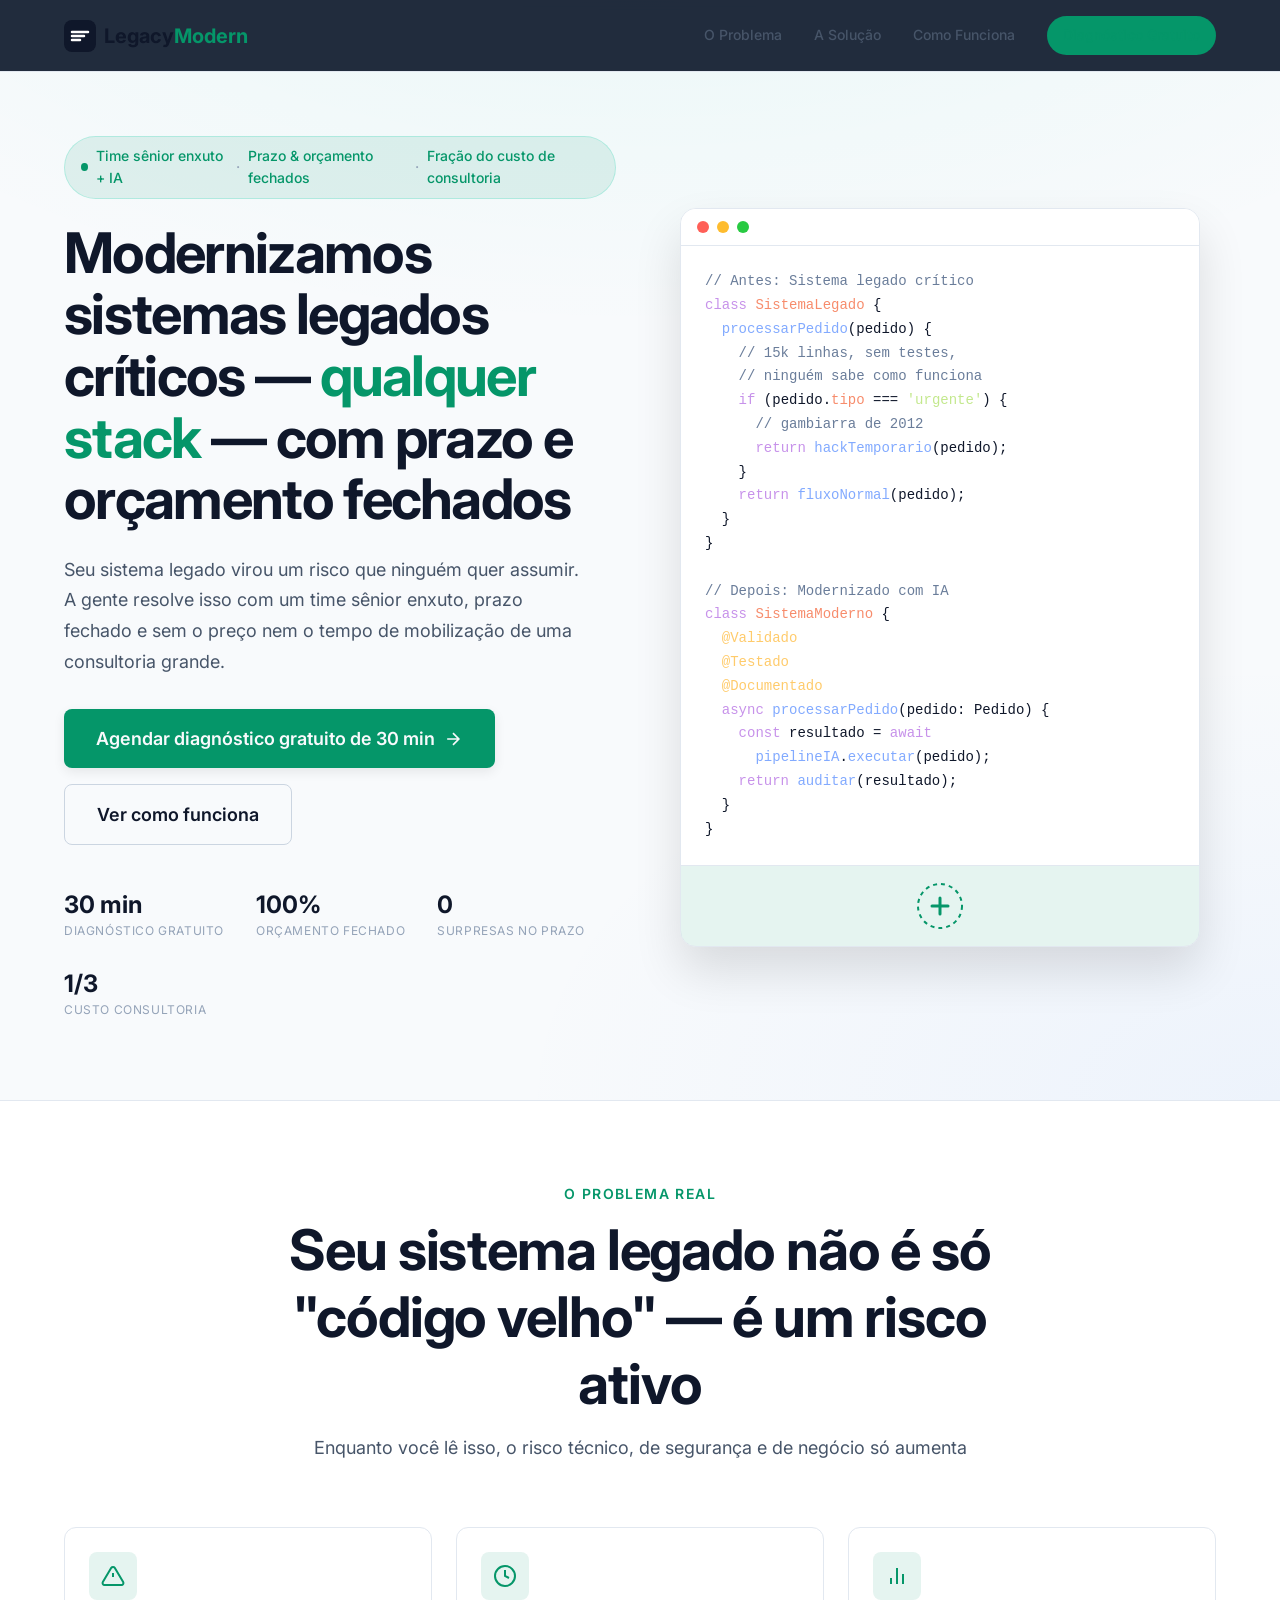
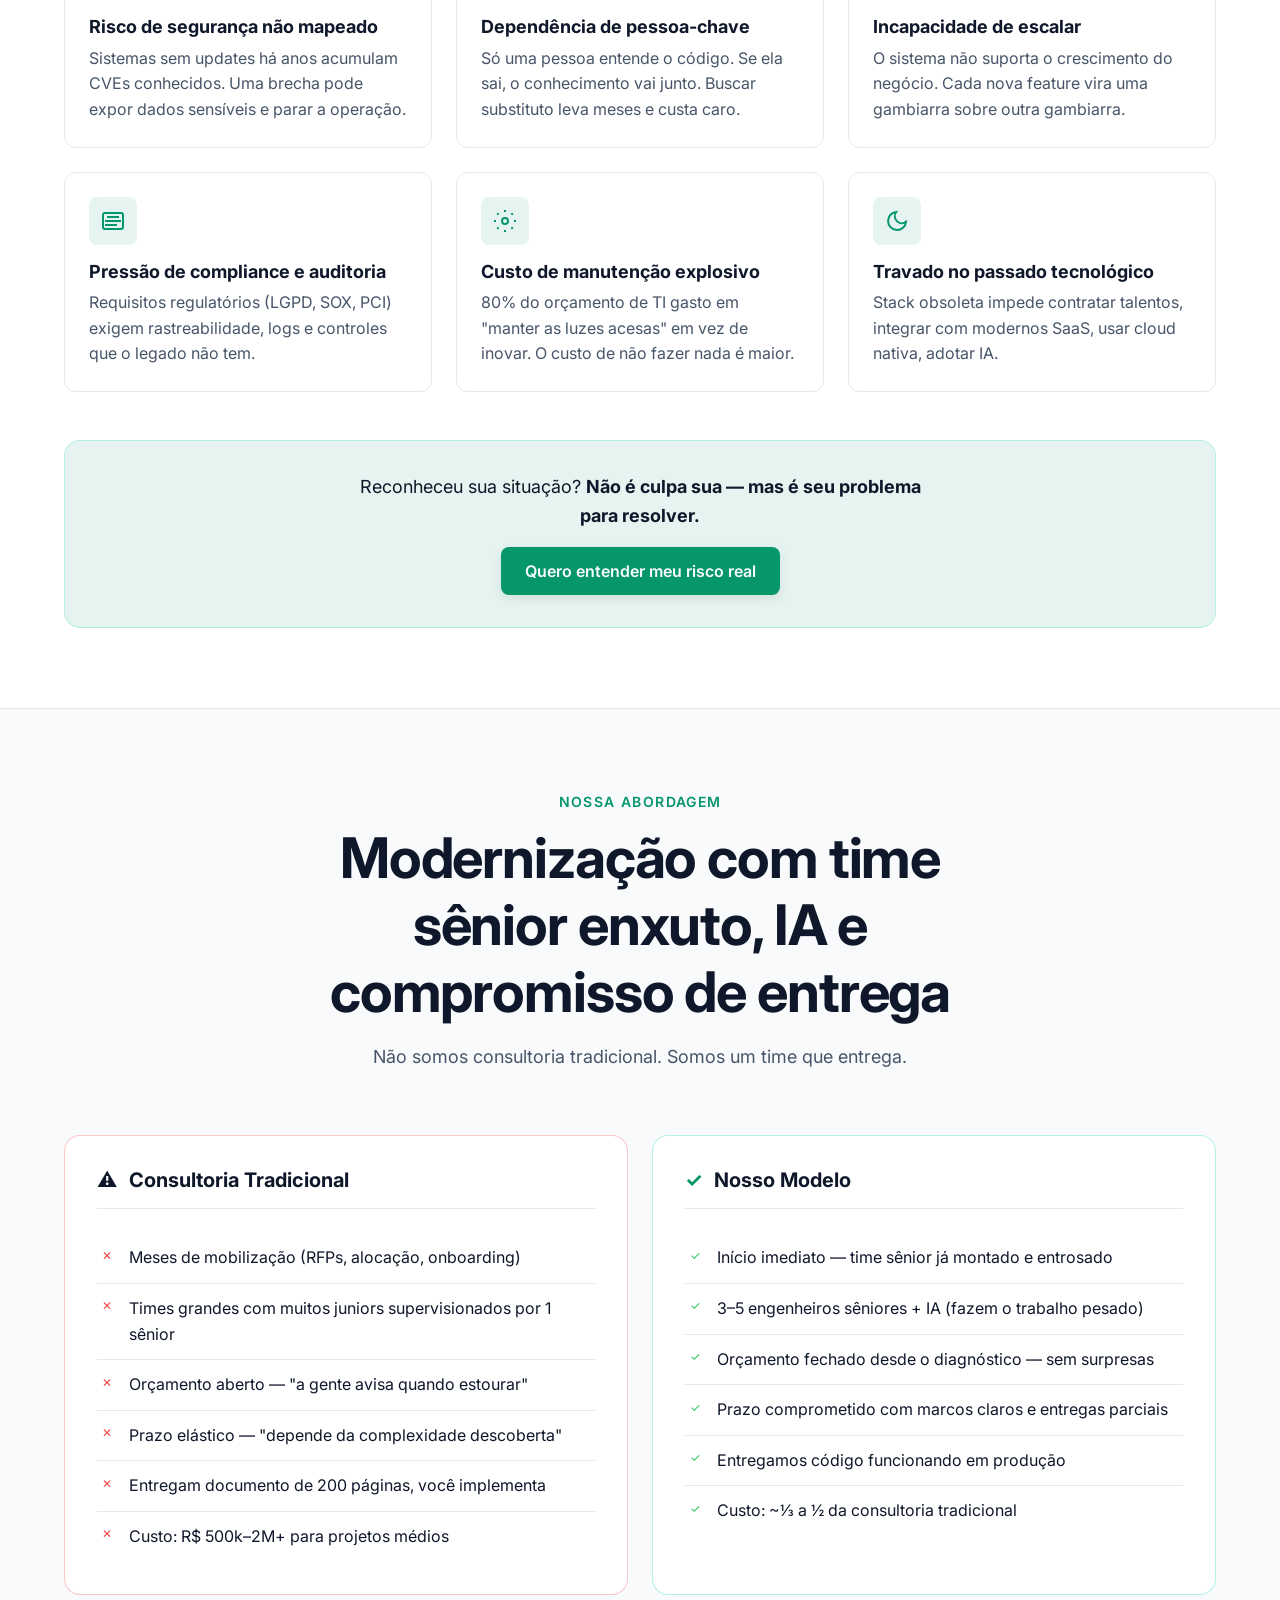
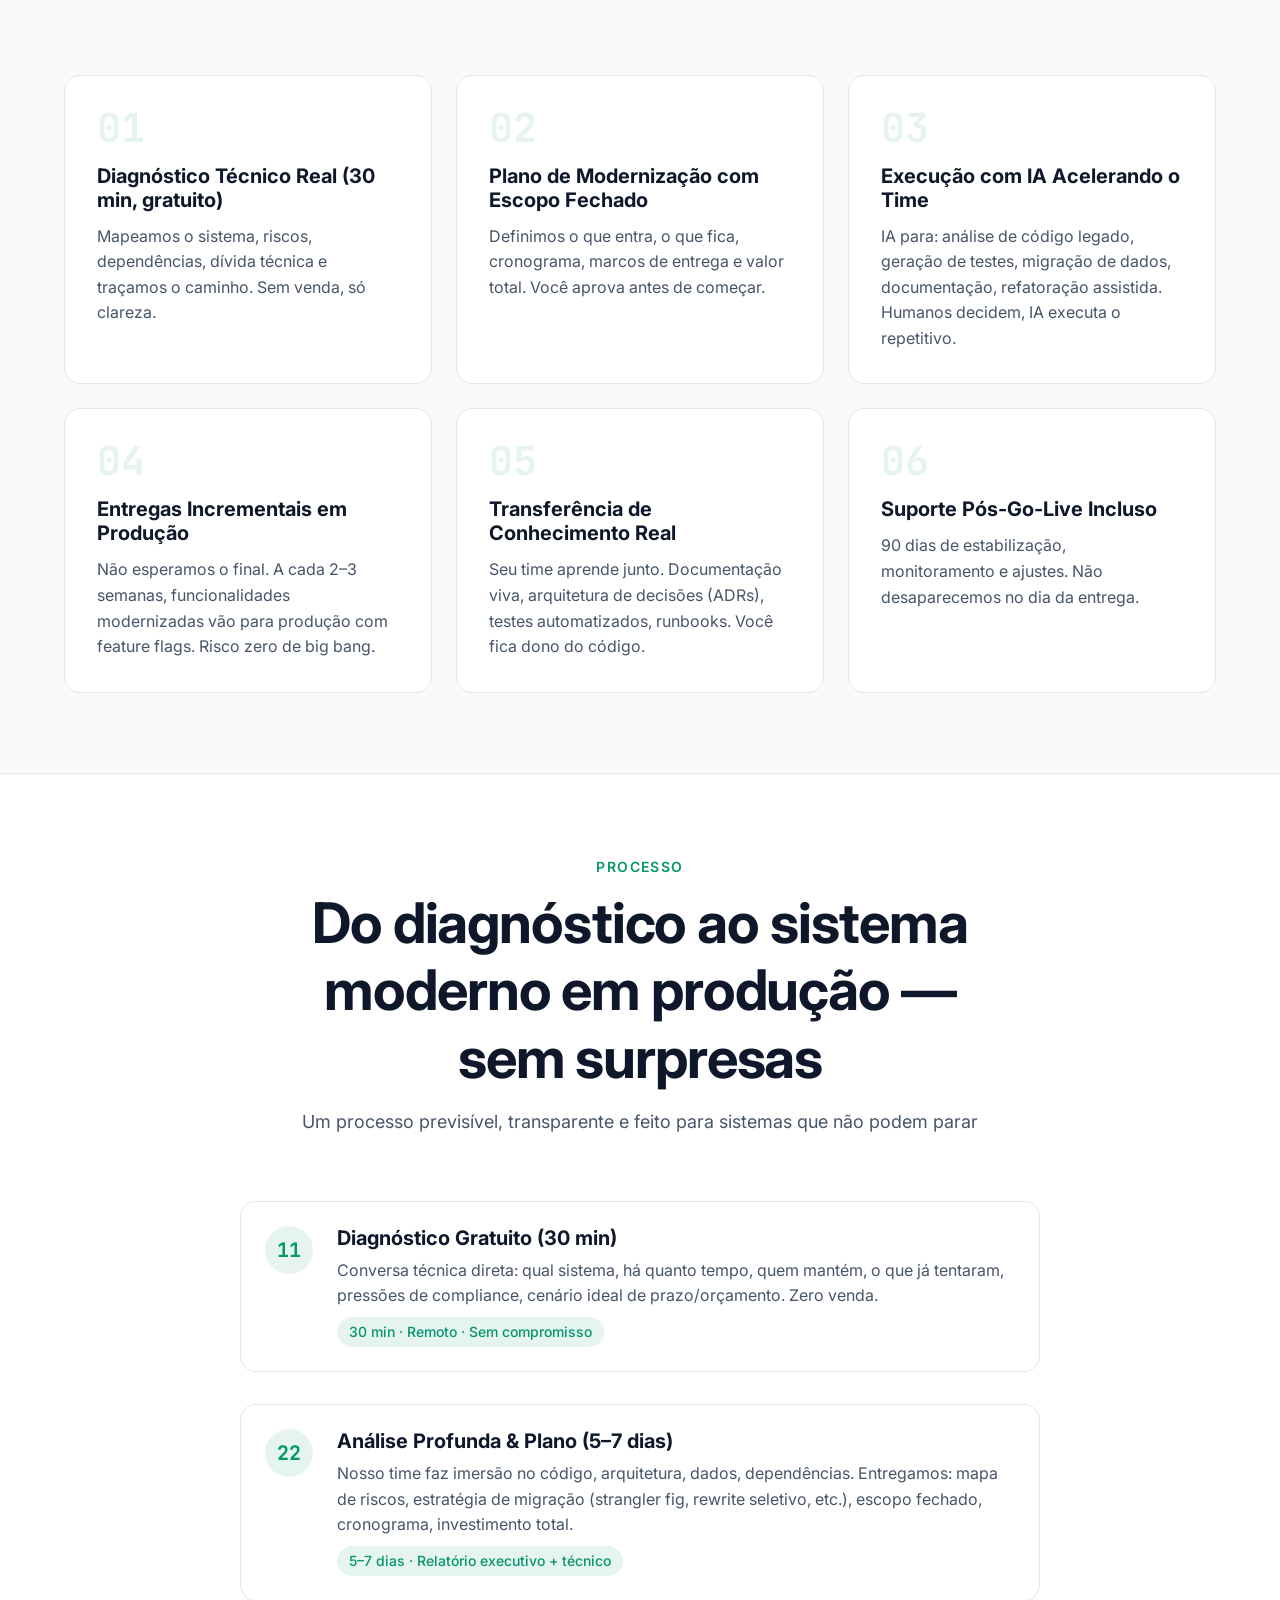
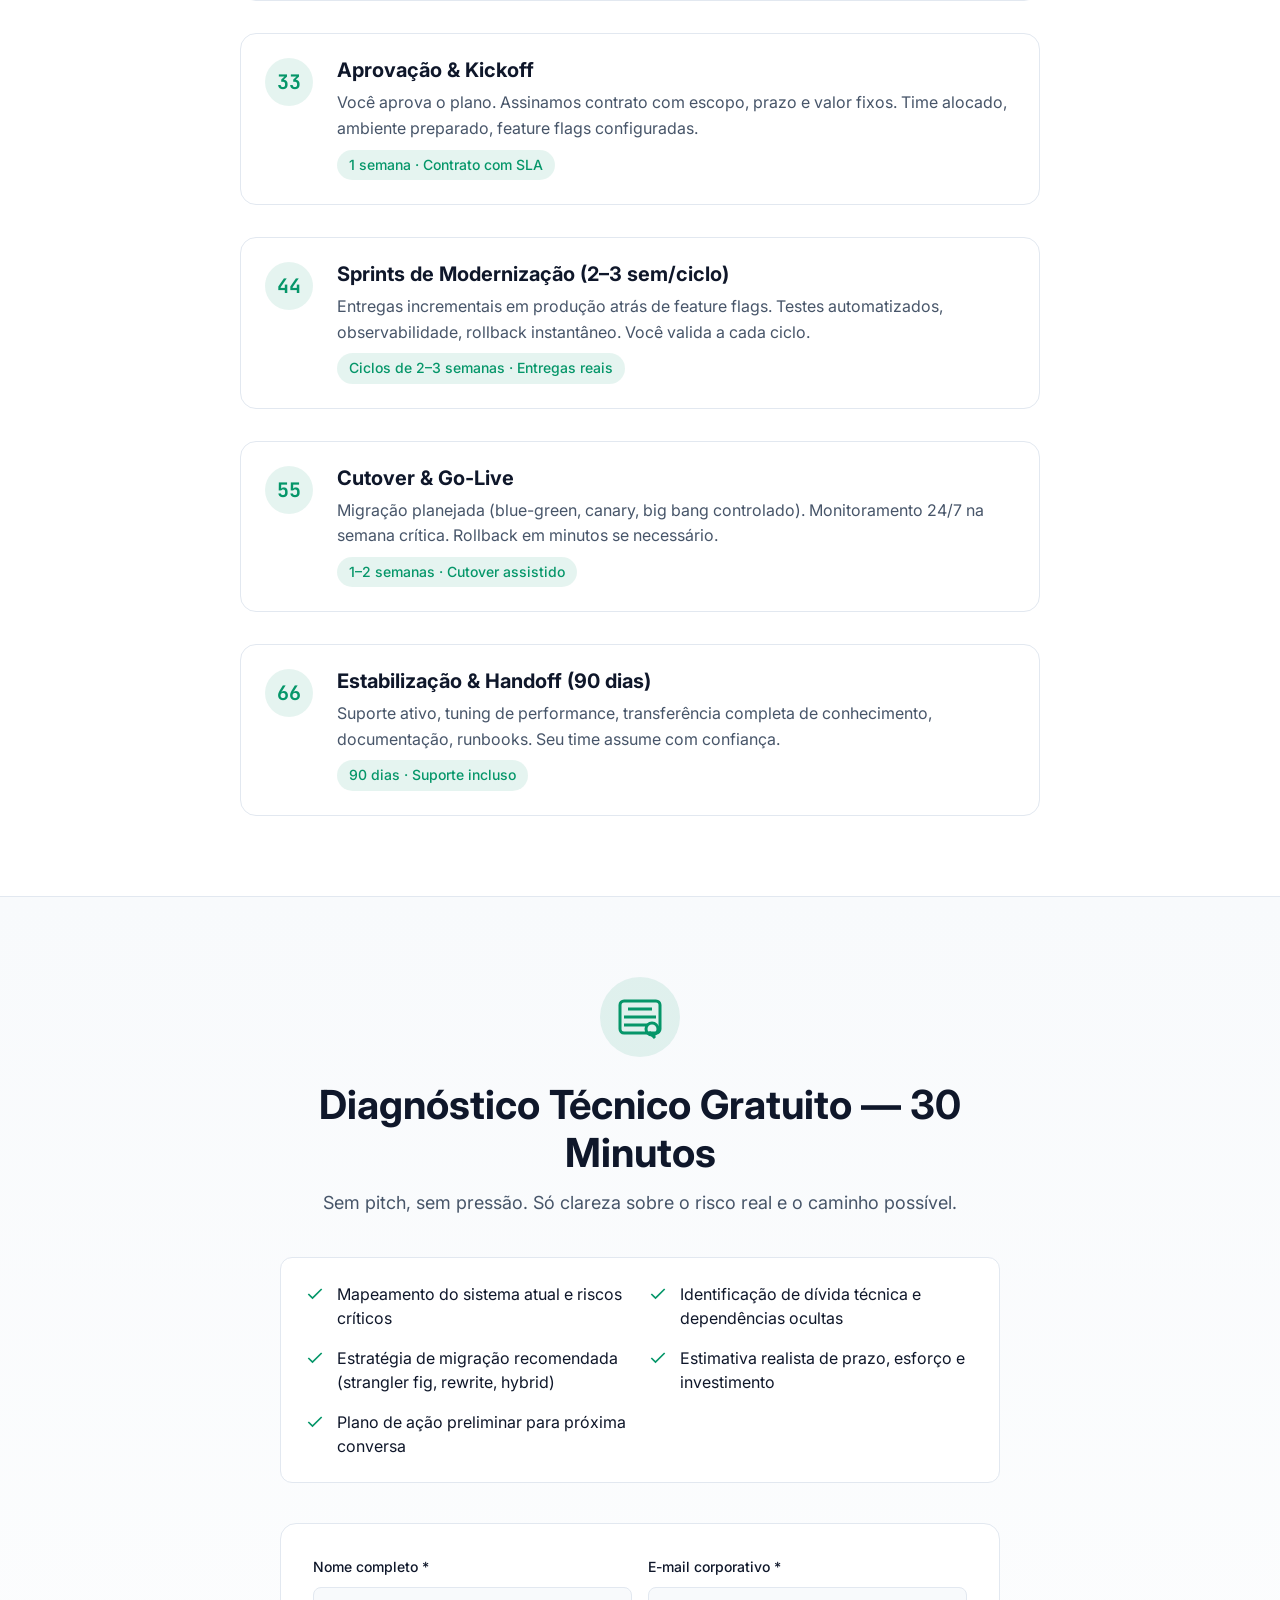
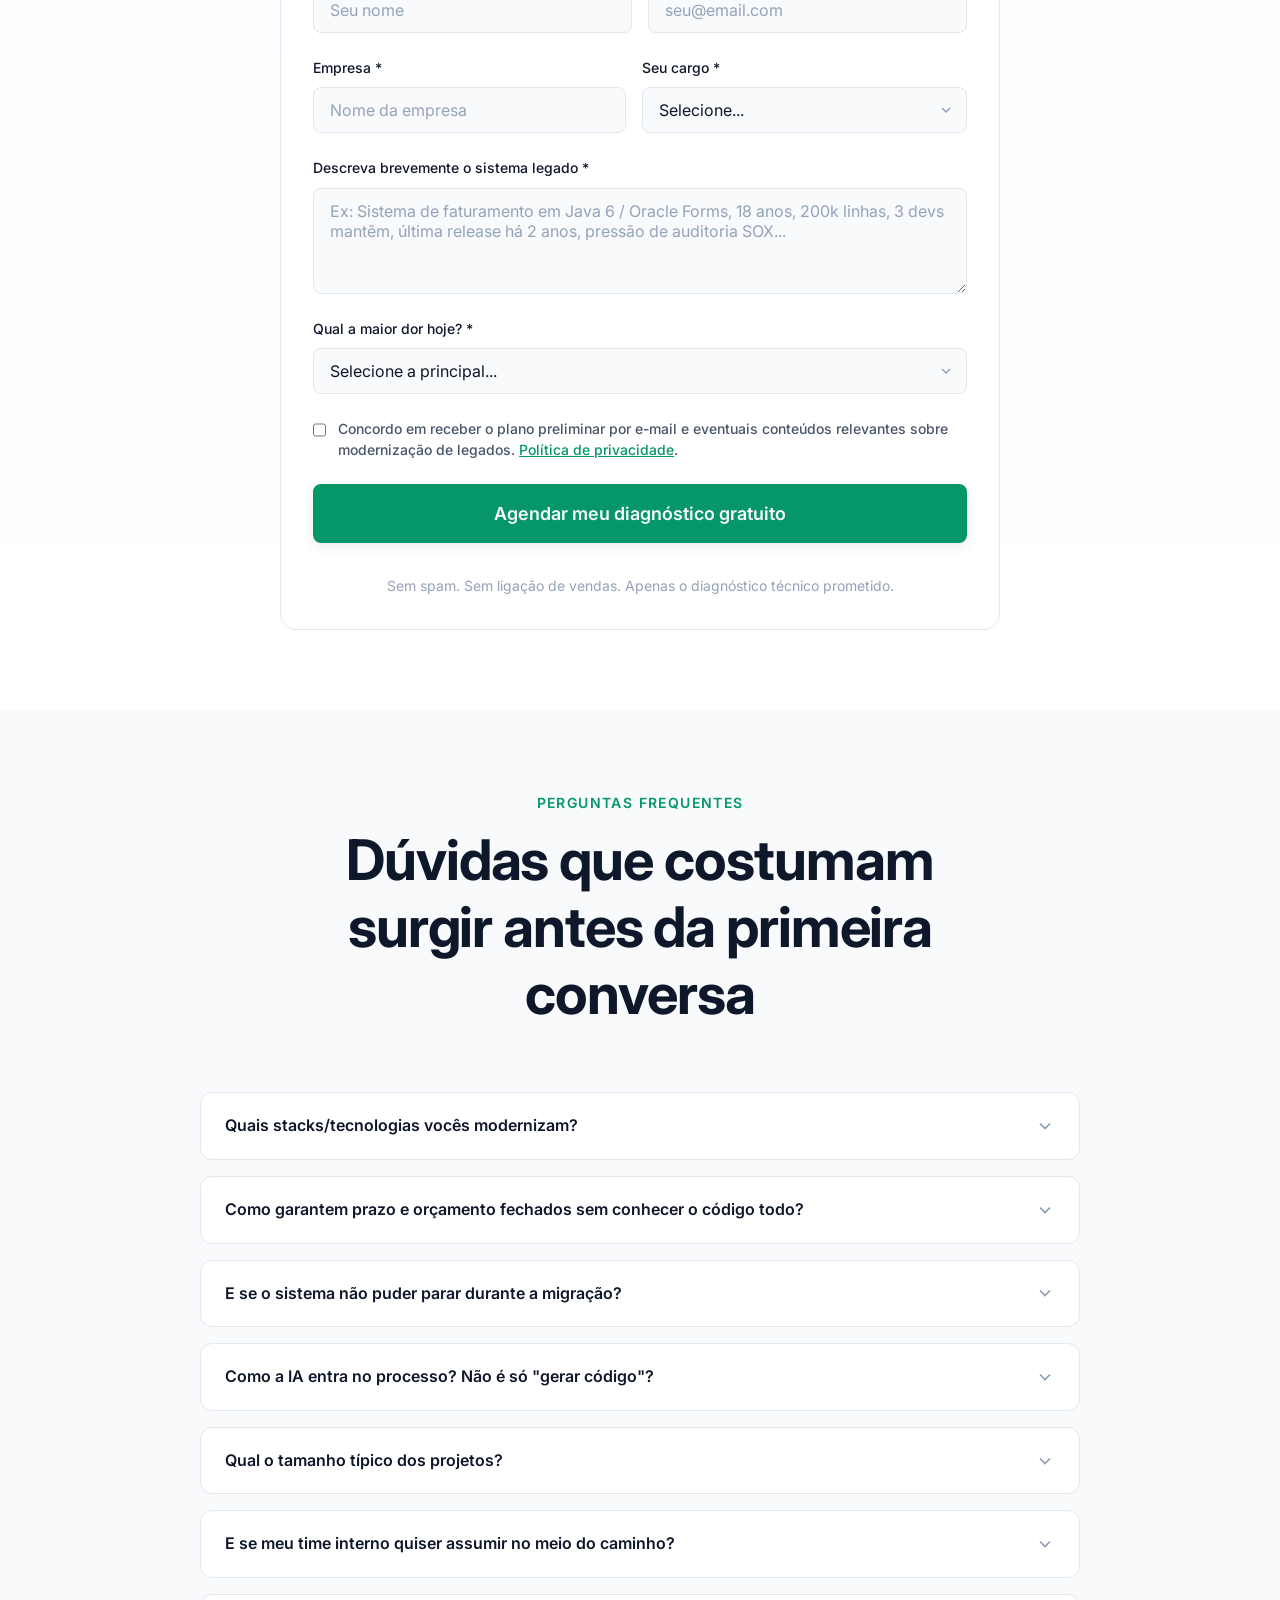
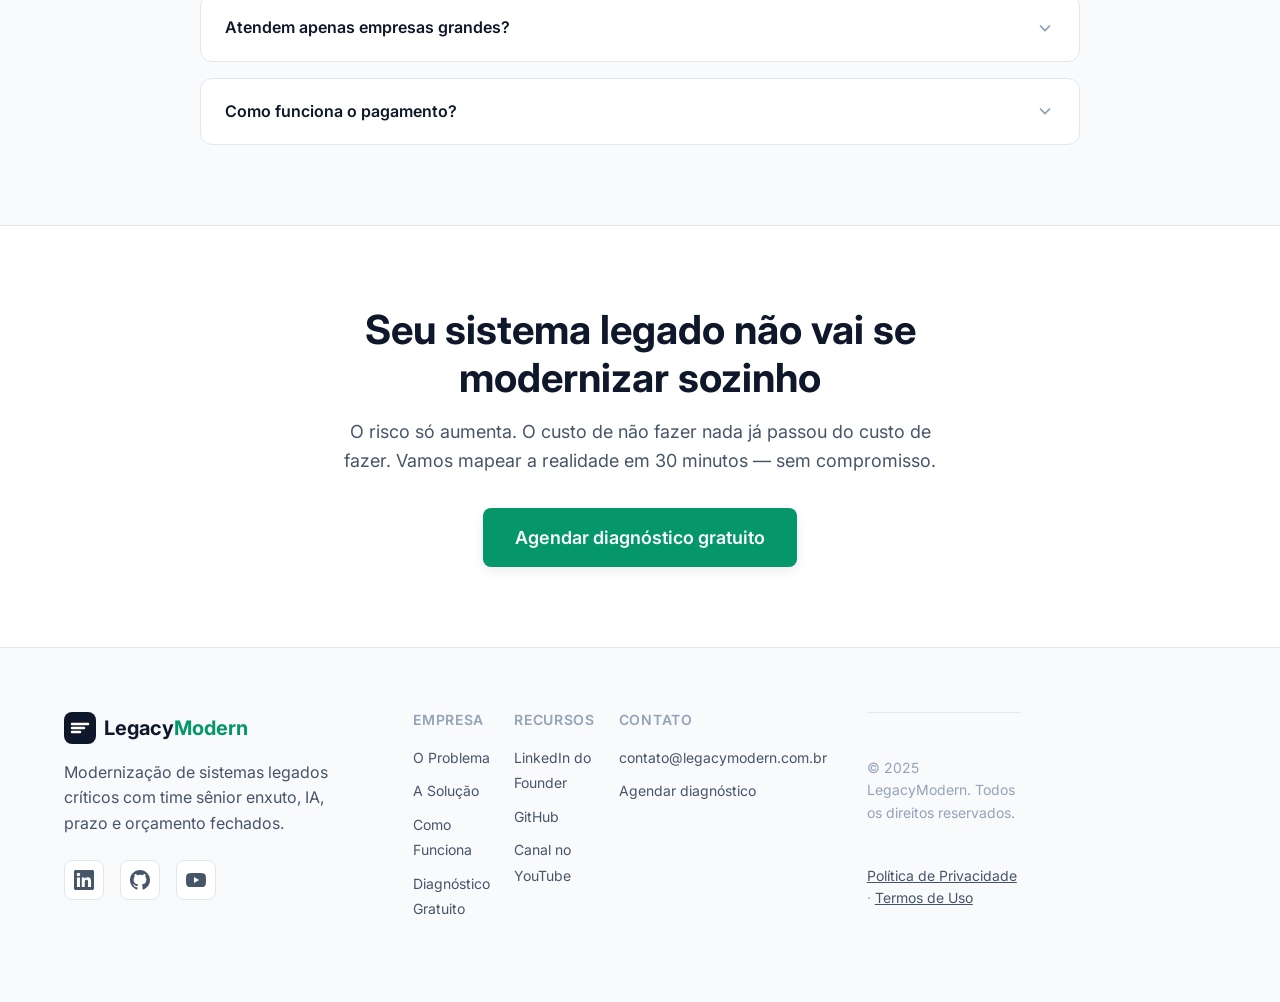
<file: index.html>
<!DOCTYPE html>
<html lang="pt-BR">
<head>
    <meta charset="UTF-8">
    <meta name="viewport" content="width=device-width, initial-scale=1.0">
    <meta name="description" content="Modernizamos sistemas legados críticos — qualquer stack — com prazo e orçamento fechados, usando um time sênior enxuto apoiado por IA, a uma fração do custo de uma consultoria tradicional.">
    <meta name="theme-color" content="#0A1628">
    <title>Modernização de Sistemas Legados Críticos | Prazo e Orçamento Fechados</title>
    
    <!-- Open Graph -->
    <meta property="og:title" content="Modernização de Sistemas Legados Críticos | Prazo e Orçamento Fechados">
    <meta property="og:description" content="Seu sistema legado virou um risco que ninguém quer assumir. A gente resolve isso com time sênior enxuto, prazo fechado e sem o preço nem o tempo de mobilização de uma consultoria grande.">
    <meta property="og:type" content="website">
    <meta property="og:url" content="https://adrianoviana.github.io/legacy-modernization-landing/">
    
    <!-- Twitter Card -->
    <meta name="twitter:card" content="summary_large_image">
    <meta name="twitter:title" content="Modernização de Sistemas Legados Críticos">
    <meta name="twitter:description" content="Time sênior enxuto, IA, prazo e orçamento fechados. A fração do custo de consultoria tradicional.">
    
    <link rel="preconnect" href="https://fonts.googleapis.com">
    <link rel="preconnect" href="https://fonts.gstatic.com" crossorigin>
    <link href="https://fonts.googleapis.com/css2?family=Inter:wght@400;500;600;700&family=JetBrains+Mono:wght@400;500&display=swap" rel="stylesheet">
    <link rel="stylesheet" href="styles.css">
</head>
<body>
    <!-- Header / Navigation -->
    <header class="header" role="banner">
        <nav class="nav container" aria-label="Navegação principal">
            <a href="#" class="logo" aria-label="Home">
                <svg width="32" height="32" viewBox="0 0 32 32" fill="none" aria-hidden="true">
                    <rect width="32" height="32" rx="8" fill="currentColor"/>
                    <path d="M8 12h16M8 16h12M8 20h8" stroke="white" stroke-width="2.5" stroke-linecap="round"/>
                </svg>
                <span class="logo-text">Legacy<span>Modern</span></span>
            </a>
            <div class="nav-links">
                <a href="#problema" class="nav-link">O Problema</a>
                <a href="#solucao" class="nav-link">A Solução</a>
                <a href="#como-funciona" class="nav-link">Como Funciona</a>
                <a href="#diagnostico" class="nav-link cta-nav">Diagnóstico Gratuito</a>
            </div>
            <button class="nav-toggle" aria-expanded="false" aria-controls="nav-menu" aria-label="Abrir menu">
                <span class="hamburger"></span>
            </button>
        </nav>
    </header>

    <!-- Hero Section -->
    <main>
        <section class="hero" aria-labelledby="hero-title">
            <div class="container">
                <div class="hero-content">
                    <div class="hero-badge">
                        <span class="badge-dot" aria-hidden="true"></span>
                        <span>Time sênior enxuto + IA</span>
                        <span class="badge-separator" aria-hidden="true">·</span>
                        <span>Prazo & orçamento fechados</span>
                        <span class="badge-separator" aria-hidden="true">·</span>
                        <span>Fração do custo de consultoria</span>
                    </div>
                    
                    <h1 id="hero-title" class="hero-title">
                        Modernizamos sistemas legados críticos — 
                        <span class="highlight">qualquer stack</span> — 
                        com prazo e orçamento fechados
                    </h1>
                    
                    <p class="hero-subtitle">
                        Seu sistema legado virou um risco que ninguém quer assumir. 
                        A gente resolve isso com um time sênior enxuto, prazo fechado e 
                        sem o preço nem o tempo de mobilização de uma consultoria grande.
                    </p>
                    
                    <div class="hero-cta-group">
                        <a href="#diagnostico" class="btn btn-primary btn-lg">
                            <span>Agendar diagnóstico gratuito de 30 min</span>
                            <svg width="20" height="20" viewBox="0 0 24 24" fill="none" stroke="currentColor" stroke-width="2" aria-hidden="true">
                                <path d="M5 12h14M12 5l7 7-7 7"/>
                            </svg>
                        </a>
                        <a href="#como-funciona" class="btn btn-secondary btn-lg">
                            <span>Ver como funciona</span>
                        </a>
                    </div>
                    
                    <div class="hero-trust" aria-label="Indicadores de confiança">
                        <div class="trust-item">
                            <span class="trust-number">30 min</span>
                            <span class="trust-label">Diagnóstico gratuito</span>
                        </div>
                        <div class="trust-item">
                            <span class="trust-number">100%</span>
                            <span class="trust-label">Orçamento fechado</span>
                        </div>
                        <div class="trust-item">
                            <span class="trust-number">0</span>
                            <span class="trust-label">Surpresas no prazo</span>
                        </div>
                        <div class="trust-item">
                            <span class="trust-number">1/3</span>
                            <span class="trust-label">Custo consultoria</span>
                        </div>
                    </div>
                </div>
                
                <div class="hero-visual" aria-hidden="true">
                    <div class="visual-card">
                        <div class="visual-header">
                            <div class="window-controls" aria-hidden="true">
                                <span></span><span></span><span></span>
                            </div>
                        </div>
                        <div class="visual-code">
                            <pre><code><span class="comment">// Antes: Sistema legado crítico</span>
<span class="keyword">class</span> <span class="class">SistemaLegado</span> {
  <span class="function">processarPedido</span>(pedido) {
    <span class="comment">// 15k linhas, sem testes,</span>
    <span class="comment">// ninguém sabe como funciona</span>
    <span class="keyword">if</span> (pedido.<span class="property">tipo</span> === <span class="string">'urgente'</span>) {
      <span class="comment">// gambiarra de 2012</span>
      <span class="keyword">return</span> <span class="function">hackTemporario</span>(pedido);
    }
    <span class="keyword">return</span> <span class="function">fluxoNormal</span>(pedido);
  }
}

<span class="comment">// Depois: Modernizado com IA</span>
<span class="keyword">class</span> <span class="class">SistemaModerno</span> {
  <span class="decorator">@Validado</span>
  <span class="decorator">@Testado</span>
  <span class="decorator">@Documentado</span>
  <span class="keyword">async</span> <span class="function">processarPedido</span>(pedido: Pedido) {
    <span class="keyword">const</span> resultado = <span class="keyword">await</span> 
      <span class="function">pipelineIA</span>.<span class="function">executar</span>(pedido);
    <span class="keyword">return</span> <span class="function">auditar</span>(resultado);
  }
}</code></pre>
                        </div>
                        <div class="visual-arrow" aria-hidden="true">
                            <svg width="48" height="48" viewBox="0 0 48 48" fill="none">
                                <circle cx="24" cy="24" r="22" stroke="currentColor" stroke-width="2" stroke-dasharray="4 4"/>
                                <path d="M24 16v16M16 24h16" stroke="currentColor" stroke-width="3" stroke-linecap="round"/>
                            </svg>
                        </div>
                    </div>
                </div>
            </div>
        </section>

        <!-- Problem Section -->
        <section id="problema" class="section problem" aria-labelledby="problema-title">
            <div class="container">
                <header class="section-header">
                    <span class="section-tag">O Problema Real</span>
                    <h2 id="problema-title" class="section-title">Seu sistema legado não é só "código velho" — é um risco ativo</h2>
                    <p class="section-subtitle">Enquanto você lê isso, o risco técnico, de segurança e de negócio só aumenta</p>
                </header>
                
                <div class="problem-grid">
                    <article class="problem-card">
                        <div class="problem-icon" aria-hidden="true">
                            <svg width="24" height="24" viewBox="0 0 24 24" fill="none" stroke="currentColor" stroke-width="2">
                                <path d="M10.29 3.86L1.82 18a2 2 0 0 0 1.71 3h16.94a2 2 0 0 0 1.71-3L13.71 3.86a2 2 0 0 0-3.42 0z"/>
                                <line x1="12" y1="9" x2="12" y2="13"/>
                                <line x1="12" y1="17" x2="12.01" y2="17"/>
                            </svg>
                        </div>
                        <h3>Risco de segurança não mapeado</h3>
                        <p>Sistemas sem updates há anos acumulam CVEs conhecidos. Uma brecha pode expor dados sensíveis e parar a operação.</p>
                    </article>
                    
                    <article class="problem-card">
                        <div class="problem-icon" aria-hidden="true">
                            <svg width="24" height="24" viewBox="0 0 24 24" fill="none" stroke="currentColor" stroke-width="2">
                                <circle cx="12" cy="12" r="10"/>
                                <polyline points="12 6 12 12 16 14"/>
                            </svg>
                        </div>
                        <h3>Dependência de pessoa-chave</h3>
                        <p>Só uma pessoa entende o código. Se ela sai, o conhecimento vai junto. Buscar substituto leva meses e custa caro.</p>
                    </article>
                    
                    <article class="problem-card">
                        <div class="problem-icon" aria-hidden="true">
                            <svg width="24" height="24" viewBox="0 0 24 24" fill="none" stroke="currentColor" stroke-width="2">
                                <line x1="18" y1="20" x2="18" y2="10"/>
                                <line x1="12" y1="20" x2="12" y2="4"/>
                                <line x1="6" y1="20" x2="6" y2="14"/>
                            </svg>
                        </div>
                        <h3>Incapacidade de escalar</h3>
                        <p>O sistema não suporta o crescimento do negócio. Cada nova feature vira uma gambiarra sobre outra gambiarra.</p>
                    </article>
                    
                    <article class="problem-card">
                        <div class="problem-icon" aria-hidden="true">
                            <svg width="24" height="24" viewBox="0 0 24 24" fill="none" stroke="currentColor" stroke-width="2">
                                <rect x="2" y="4" width="20" height="16" rx="2"/>
                                <path d="M6 8h12M4 12h16M4 16h12"/>
                            </svg>
                        </div>
                        <h3>Pressão de compliance e auditoria</h3>
                        <p>Requisitos regulatórios (LGPD, SOX, PCI) exigem rastreabilidade, logs e controles que o legado não tem.</p>
                    </article>
                    
                    <article class="problem-card">
                        <div class="problem-icon" aria-hidden="true">
                            <svg width="24" height="24" viewBox="0 0 24 24" fill="none" stroke="currentColor" stroke-width="2">
                                <circle cx="12" cy="12" r="3"/>
                                <path d="M12 1v2M12 21v2M4.22 4.22l1.42 1.42M18.36 18.36l1.42 1.42M1 12h2M21 12h2M4.22 19.78l1.42-1.42M18.36 5.64l1.42-1.42"/>
                            </svg>
                        </div>
                        <h3>Custo de manutenção explosivo</h3>
                        <p>80% do orçamento de TI gasto em "manter as luzes acesas" em vez de inovar. O custo de não fazer nada é maior.</p>
                    </article>
                    
                    <article class="problem-card">
                        <div class="problem-icon" aria-hidden="true">
                            <svg width="24" height="24" viewBox="0 0 24 24" fill="none" stroke="currentColor" stroke-width="2">
                                <path d="M21 12.79A9 9 0 1 1 11.21 3 7 7 0 0 0 21 12.79z"/>
                            </svg>
                        </div>
                        <h3>Travado no passado tecnológico</h3>
                        <p>Stack obsoleta impede contratar talentos, integrar com modernos SaaS, usar cloud nativa, adotar IA.</p>
                    </article>
                </div>
                
                <div class="problem-cta">
                    <p class="problem-cta-text">Reconheceu sua situação? <strong>Não é culpa sua — mas é seu problema para resolver.</strong></p>
                    <a href="#diagnostico" class="btn btn-primary">Quero entender meu risco real</a>
                </div>
            </div>
        </section>

        <!-- Solution Section -->
        <section id="solucao" class="section solution" aria-labelledby="solucao-title">
            <div class="container">
                <header class="section-header">
                    <span class="section-tag">Nossa Abordagem</span>
                    <h2 id="solucao-title" class="section-title">Modernização com time sênior enxuto, IA e compromisso de entrega</h2>
                    <p class="section-subtitle">Não somos consultoria tradicional. Somos um time que entrega.</p>
                </header>
                
                <div class="solution-comparison">
                    <div class="comparison-card traditional">
                        <h3>Consultoria Tradicional</h3>
                        <ul class="comparison-list">
                            <li><span class="icon">✕</span> Meses de mobilização (RFPs, alocação, onboarding)</li>
                            <li><span class="icon">✕</span> Times grandes com muitos juniors supervisionados por 1 sênior</li>
                            <li><span class="icon">✕</span> Orçamento aberto — "a gente avisa quando estourar"</li>
                            <li><span class="icon">✕</span> Prazo elástico — "depende da complexidade descoberta"</li>
                            <li><span class="icon">✕</span> Entregam documento de 200 páginas, você implementa</li>
                            <li><span class="icon">✕</span> Custo: R$ 500k–2M+ para projetos médios</li>
                        </ul>
                    </div>
                    
                    <div class="comparison-card our-way">
                        <h3>Nosso Modelo</h3>
                        <ul class="comparison-list">
                            <li><span class="icon">✓</span> Início imediato — time sênior já montado e entrosado</li>
                            <li><span class="icon">✓</span> 3–5 engenheiros sêniores + IA (fazem o trabalho pesado)</li>
                            <li><span class="icon">✓</span> Orçamento fechado desde o diagnóstico — sem surpresas</li>
                            <li><span class="icon">✓</span> Prazo comprometido com marcos claros e entregas parciais</li>
                            <li><span class="icon">✓</span> Entregamos código funcionando em produção</li>
                            <li><span class="icon">✓</span> Custo: ~⅓ a ½ da consultoria tradicional</li>
                        </ul>
                    </div>
                </div>
                
                <div class="solution-pillars">
                    <article class="pillar">
                        <div class="pillar-number">01</div>
                        <h3>Diagnóstico Técnico Real (30 min, gratuito)</h3>
                        <p>Mapeamos o sistema, riscos, dependências, dívida técnica e traçamos o caminho. Sem venda, só clareza.</p>
                    </article>
                    
                    <article class="pillar">
                        <div class="pillar-number">02</div>
                        <h3>Plano de Modernização com Escopo Fechado</h3>
                        <p>Definimos o que entra, o que fica, cronograma, marcos de entrega e valor total. Você aprova antes de começar.</p>
                    </article>
                    
                    <article class="pillar">
                        <div class="pillar-number">03</div>
                        <h3>Execução com IA Acelerando o Time</h3>
                        <p>IA para: análise de código legado, geração de testes, migração de dados, documentação, refatoração assistida. Humanos decidem, IA executa o repetitivo.</p>
                    </article>
                    
                    <article class="pillar">
                        <div class="pillar-number">04</div>
                        <h3>Entregas Incrementais em Produção</h3>
                        <p>Não esperamos o final. A cada 2–3 semanas, funcionalidades modernizadas vão para produção com feature flags. Risco zero de big bang.</p>
                    </article>
                    
                    <article class="pillar">
                        <div class="pillar-number">05</div>
                        <h3>Transferência de Conhecimento Real</h3>
                        <p>Seu time aprende junto. Documentação viva, arquitetura de decisões (ADRs), testes automatizados, runbooks. Você fica dono do código.</p>
                    </article>
                    
                    <article class="pillar">
                        <div class="pillar-number">06</div>
                        <h3>Suporte Pós-Go-Live Incluso</h3>
                        <p>90 dias de estabilização, monitoramento e ajustes. Não desaparecemos no dia da entrega.</p>
                    </article>
                </div>
            </div>
        </section>

        <!-- How It Works Section -->
        <section id="como-funciona" class="section how-it-works" aria-labelledby="como-funciona-title">
            <div class="container">
                <header class="section-header">
                    <span class="section-tag">Processo</span>
                    <h2 id="como-funciona-title" class="section-title">Do diagnóstico ao sistema moderno em produção — sem surpresas</h2>
                    <p class="section-subtitle">Um processo previsível, transparente e feito para sistemas que não podem parar</p>
                </header>
                
                <ol class="steps">
                    <li class="step">
                        <div class="step-number" aria-hidden="true">1</div>
                        <div class="step-content">
                            <h3>Diagnóstico Gratuito (30 min)</h3>
                            <p>Conversa técnica direta: qual sistema, há quanto tempo, quem mantém, o que já tentaram, pressões de compliance, cenário ideal de prazo/orçamento. Zero venda.</p>
                            <span class="step-duration">30 min · Remoto · Sem compromisso</span>
                        </div>
                    </li>
                    
                    <li class="step">
                        <div class="step-number" aria-hidden="true">2</div>
                        <div class="step-content">
                            <h3>Análise Profunda & Plano (5–7 dias)</h3>
                            <p>Nosso time faz imersão no código, arquitetura, dados, dependências. Entregamos: mapa de riscos, estratégia de migração (strangler fig, rewrite seletivo, etc.), escopo fechado, cronograma, investimento total.</p>
                            <span class="step-duration">5–7 dias · Relatório executivo + técnico</span>
                        </div>
                    </li>
                    
                    <li class="step">
                        <div class="step-number" aria-hidden="true">3</div>
                        <div class="step-content">
                            <h3>Aprovação & Kickoff</h3>
                            <p>Você aprova o plano. Assinamos contrato com escopo, prazo e valor fixos. Time alocado, ambiente preparado, feature flags configuradas.</p>
                            <span class="step-duration">1 semana · Contrato com SLA</span>
                        </div>
                    </li>
                    
                    <li class="step">
                        <div class="step-number" aria-hidden="true">4</div>
                        <div class="step-content">
                            <h3>Sprints de Modernização (2–3 sem/ciclo)</h3>
                            <p>Entregas incrementais em produção atrás de feature flags. Testes automatizados, observabilidade, rollback instantâneo. Você valida a cada ciclo.</p>
                            <span class="step-duration">Ciclos de 2–3 semanas · Entregas reais</span>
                        </div>
                    </li>
                    
                    <li class="step">
                        <div class="step-number" aria-hidden="true">5</div>
                        <div class="step-content">
                            <h3>Cutover & Go-Live</h3>
                            <p>Migração planejada (blue-green, canary, big bang controlado). Monitoramento 24/7 na semana crítica. Rollback em minutos se necessário.</p>
                            <span class="step-duration">1–2 semanas · Cutover assistido</span>
                        </div>
                    </li>
                    
                    <li class="step">
                        <div class="step-number" aria-hidden="true">6</div>
                        <div class="step-content">
                            <h3>Estabilização & Handoff (90 dias)</h3>
                            <p>Suporte ativo, tuning de performance, transferência completa de conhecimento, documentação, runbooks. Seu time assume com confiança.</p>
                            <span class="step-duration">90 dias · Suporte incluso</span>
                        </div>
                    </li>
                </ol>
            </div>
        </section>

        <!-- CTA / Diagnostic Section -->
        <section id="diagnostico" class="section diagnostic" aria-labelledby="diagnostico-title">
            <div class="container">
                <div class="diagnostic-card">
                    <header class="diagnostic-header">
                        <div class="diagnostic-icon" aria-hidden="true">
                            <svg width="48" height="48" viewBox="0 0 24 24" fill="none" stroke="currentColor" stroke-width="1.5">
                                <rect x="2" y="4" width="20" height="16" rx="2"/>
                                <path d="M6 8h12M4 12h16M4 16h12"/>
                                <circle cx="18" cy="18" r="3"/>
                                <path d="M16.5 19.5l3 3"/>
                            </svg>
                        </div>
                        <h2 id="diagnostico-title">Diagnóstico Técnico Gratuito — 30 Minutos</h2>
                        <p>Sem pitch, sem pressão. Só clareza sobre o risco real e o caminho possível.</p>
                    </header>
                    
                    <ul class="diagnostic-includes" aria-label="O que inclui o diagnóstico">
                        <li><svg width="20" height="20" viewBox="0 0 24 24" fill="none" stroke="currentColor" stroke-width="2" aria-hidden="true"><polyline points="20 6 9 17 4 12"/></svg> Mapeamento do sistema atual e riscos críticos</li>
                        <li><svg width="20" height="20" viewBox="0 0 24 24" fill="none" stroke="currentColor" stroke-width="2" aria-hidden="true"><polyline points="20 6 9 17 4 12"/></svg> Identificação de dívida técnica e dependências ocultas</li>
                        <li><svg width="20" height="20" viewBox="0 0 24 24" fill="none" stroke="currentColor" stroke-width="2" aria-hidden="true"><polyline points="20 6 9 17 4 12"/></svg> Estratégia de migração recomendada (strangler fig, rewrite, hybrid)</li>
                        <li><svg width="20" height="20" viewBox="0 0 24 24" fill="none" stroke="currentColor" stroke-width="2" aria-hidden="true"><polyline points="20 6 9 17 4 12"/></svg> Estimativa realista de prazo, esforço e investimento</li>
                        <li><svg width="20" height="20" viewBox="0 0 24 24" fill="none" stroke="currentColor" stroke-width="2" aria-hidden="true"><polyline points="20 6 9 17 4 12"/></svg> Plano de ação preliminar para próxima conversa</li>
                    </ul>
                    
                    <div class="diagnostic-form-container">
                        <form id="diagnostic-form" class="diagnostic-form" action="https://formspree.io/f/your-form-id" method="POST">
                            <input type="hidden" name="_next" value="/obrigado.html">
                            
                            <div class="form-row">
                                <div class="form-group">
                                    <label for="nome">Nome completo *</label>
                                    <input type="text" id="nome" name="nome" required autocomplete="name" placeholder="Seu nome">
                                </div>
                                <div class="form-group">
                                    <label for="email">E-mail corporativo *</label>
                                    <input type="email" id="email" name="email" required autocomplete="email" placeholder="seu@email.com">
                                </div>
                            </div>
                            
                            <div class="form-row">
                                <div class="form-group">
                                    <label for="empresa">Empresa *</label>
                                    <input type="text" id="empresa" name="empresa" required autocomplete="organization" placeholder="Nome da empresa">
                                </div>
                                <div class="form-group">
                                    <label for="cargo">Seu cargo *</label>
                                    <select id="cargo" name="cargo" required>
                                        <option value="">Selecione...</option>
                                        <option value="cto">CTO / VP Engenharia</option>
                                        <option value="diretor">Diretor de TI / Tecnologia</option>
                                        <option value="gerente">Gerente de Engenharia / Arquitetura</option>
                                        <option value="tech-lead">Tech Lead / Arquiteto</option>
                                        <option value="outro">Outro</option>
                                    </select>
                                </div>
                            </div>
                            
                            <div class="form-group">
                                <label for="sistema">Descreva brevemente o sistema legado *</label>
                                <textarea id="sistema" name="sistema" rows="4" required placeholder="Ex: Sistema de faturamento em Java 6 / Oracle Forms, 18 anos, 200k linhas, 3 devs mantêm, última release há 2 anos, pressão de auditoria SOX..."></textarea>
                            </div>
                            
                            <div class="form-group">
                                <label for="dor">Qual a maior dor hoje? *</label>
                                <select id="dor" name="dor" required>
                                    <option value="">Selecione a principal...</option>
                                    <option value="seguranca">Risco de segurança / vulnerabilidades não tratadas</option>
                                    <option value="pessoa-chave">Dependência de pessoa-chave que pode sair</option>
                                    <option value="escalabilidade">Não escala / impede crescimento do negócio</option>
                                    <option value="compliance">Pressão de auditoria / compliance / LGPD</option>
                                    <option value="custo">Custo de manutenção insustentável</option>
                                    <option value="talentos">Não consegue contratar para a stack antiga</option>
                                    <option value="tentativa-falha">Já tentaram modernizar e travou</option>
                                    <option value="outro">Outro</option>
                                </select>
                            </div>
                            
                            <div class="form-group checkbox-group">
                                <input type="checkbox" id="lgpd" name="lgpd" required>
                                <label for="lgpd">Concordo em receber o plano preliminar por e-mail e eventuais conteúdos relevantes sobre modernização de legados. <a href="#privacidade">Política de privacidade</a>.</label>
                            </div>
                            
                            <button type="submit" class="btn btn-primary btn-block btn-lg" id="submit-btn">
                                <span class="btn-text">Agendar meu diagnóstico gratuito</span>
                                <span class="btn-loader" aria-hidden="true">
                                    <svg class="spinner" width="20" height="20" viewBox="0 0 24 24" fill="none">
                                        <circle cx="12" cy="12" r="10" stroke="currentColor" stroke-width="3" stroke-linecap="round" stroke-dasharray="30 100"/>
                                    </svg>
                                </span>
                            </button>
                            
                            <p class="form-disclaimer">Sem spam. Sem ligação de vendas. Apenas o diagnóstico técnico prometido.</p>
                        </form>
                        
                        <div id="form-success" class="form-success" hidden>
                            <div class="success-icon" aria-hidden="true">
                                <svg width="48" height="48" viewBox="0 0 24 24" fill="none" stroke="currentColor" stroke-width="2">
                                    <path d="M22 11.08V12a10 10 0 1 1-5.93-9.14"/>
                                    <polyline points="22 4 12 14.01 9 11.01"/>
                                </svg>
                            </div>
                            <h3>Solicitação enviada!</h3>
                            <p>Entraremos em contato em até 24h úteis para agendar seu diagnóstico de 30 minutos.</p>
                            <p class="success-note">Enquanto isso, <a href="https://www.linkedin.com/in/adrianoviana/" target="_blank" rel="noopener">conecte-se no LinkedIn</a> para trocar uma ideia informal.</p>
                        </div>
                        
                        <div id="form-error" class="form-error" hidden>
                            <div class="error-icon" aria-hidden="true">
                                <svg width="48" height="48" viewBox="0 0 24 24" fill="none" stroke="currentColor" stroke-width="2">
                                    <circle cx="12" cy="12" r="10"/>
                                    <line x1="15" y1="9" x2="9" y2="15"/>
                                    <line x1="9" y1="9" x2="15" y2="15"/>
                                </svg>
                            </div>
                            <h3>Ops, algo deu errado</h3>
                            <p>Tente novamente ou envie e-mail direto para <a href="mailto:contato@legacymodern.com.br">contato@legacymodern.com.br</a></p>
                            <button type="button" class="btn btn-secondary" onclick="resetForm()">Tentar novamente</button>
                        </div>
                    </div>
                </div>
            </div>
        </section>

        <!-- FAQ Section -->
        <section class="section faq" aria-labelledby="faq-title">
            <div class="container">
                <header class="section-header">
                    <span class="section-tag">Perguntas Frequentes</span>
                    <h2 id="faq-title" class="section-title">Dúvidas que costumam surgir antes da primeira conversa</h2>
                </header>
                
                <div class="faq-grid">
                    <details class="faq-item">
                        <summary>Quais stacks/tecnologias vocês modernizam?</summary>
                        <div class="faq-answer">
                            <p><strong>Qualquer stack.</strong> Já modernizamos: Mainframe (COBOL, PL/I), Java 6–8 / J2EE / EJB, .NET Framework / WebForms / VB6, Delphi, PowerBuilder, Oracle Forms/Reports, Progress 4GL, PHP legacy, Python 2, Ruby 1.8, Node.js antigo, AngularJS, jQuery spaghetti. Se roda em produção e ninguém quer tocar, a gente resolve.</p>
                        </div>
                    </details>
                    
                    <details class="faq-item">
                        <summary>Como garantem prazo e orçamento fechados sem conhecer o código todo?</summary>
                        <div class="faq-answer">
                            <p>O <strong>diagnóstico gratuito</strong> + <strong>análise profunda (5–7 dias)</strong> servem exatamente para isso. Só fechamos escopo, prazo e valor <em>depois</em> de entender o sistema. Se na análise descobrirmos complexidade muito maior, apresentamos opções (reduzir escopo, fasear, ajustar valor) <em>antes</em> de assinar. Zero surpresa depois do contrato.</p>
                        </div>
                    </details>
                    
                    <details class="faq-item">
                        <summary>E se o sistema não puder parar durante a migração?</summary>
                        <div class="faq-answer">
                            <p>É o cenário padrão. Usamos <strong>Strangler Fig Pattern</strong> + <strong>Feature Flags</strong> + <strong>Dual Write / CDC</strong>. O legado roda em paralelo com o novo. Migramos domínio por domínio, validamos em produção com usuários reais (canary), fazemos cutover controlado. Rollback em minutos se algo der errado. Zero downtime não planejado.</p>
                        </div>
                    </details>
                    
                    <details class="faq-item">
                        <summary>Como a IA entra no processo? Não é só "gerar código"?</summary>
                        <div class="faq-answer">
                            <p>Longe disso. IA acelera o <strong>trabalho pesado e repetitivo</strong>: análise estática de 200k+ linhas, geração de testes de caracterização (characterization tests), migração de dados e schemas, documentação técnica, refatoração mecânica, boilerplate de APIs. O <strong>time sênior decide arquitetura, valida, revisa, assume responsabilidade</strong>. IA = alavanca, não piloto automático.</p>
                        </div>
                    </details>
                    
                    <details class="faq-item">
                        <summary>Qual o tamanho típico dos projetos?</summary>
                        <div class="faq-answer">
                            <p>De <strong>R$ 150k a R$ 800k</strong> (vs. R$ 500k–3M+ consultoria grande). Prazo típico: <strong>3 a 9 meses</strong>. Time: <strong>3 a 5 engenheiros sêniores</strong> + 1 tech lead dedicado. Não fazemos projetos de R$ 50k (não dá pra ser sério com prazo/escopo fechado) nem de R$ 5M (fogem do nosso modelo enxuto).</p>
                        </div>
                    </details>
                    
                    <details class="faq-item">
                        <summary>E se meu time interno quiser assumir no meio do caminho?</summary>
                        <div class="faq-answer">
                            <p><strong>Perfeito.</strong> Nosso modelo prevê isso. A cada sprint, seu time pode parear com o nosso. Documentação viva (ADRs, runbooks, diagramas de arquitetura), testes automatizados como especificação executável, knowledge sharing sessions quinzenais. No final dos 90 dias de estabilização, seu time já é dono do código — não "herda" um legado novo.</p>
                        </div>
                    </details>
                    
                    <details class="faq-item">
                        <summary>Atendem apenas empresas grandes?</summary>
                        <div class="faq-answer">
                            <p>Atendemos <strong>médias e grandes</strong> (50–5000+ funcionários) que têm sistema crítico rodando há 10+ anos. Startups early-stage geralmente não têm "legado crítico" — têm MVP para refatorar. Se você tem sistema que, se parar, a empresa para — a gente conversa.</p>
                        </div>
                    </details>
                    
                    <details class="faq-item">
                        <summary>Como funciona o pagamento?</summary>
                        <div class="faq-answer">
                            <p><strong>Marcos de entrega, não horas.</strong> Exemplo típico: 20% no kickoff, 30% na primeira entrega em produção, 30% no cutover, 20% ao final dos 90 dias de estabilização. Alinhado com valor entregue, não com "gente alocada".</p>
                        </div>
                    </details>
                </div>
            </div>
        </section>

        <!-- Final CTA -->
        <section class="section final-cta" aria-labelledby="final-cta-title">
            <div class="container">
                <div class="final-cta-content">
                    <h2 id="final-cta-title">Seu sistema legado não vai se modernizar sozinho</h2>
                    <p>O risco só aumenta. O custo de não fazer nada já passou do custo de fazer. Vamos mapear a realidade em 30 minutos — sem compromisso.</p>
                    <a href="#diagnostico" class="btn btn-primary btn-lg">Agendar diagnóstico gratuito</a>
                </div>
            </div>
        </section>
    </main>

    <!-- Footer -->
    <footer class="footer" role="contentinfo">
        <div class="container">
            <div class="footer-grid">
                <div class="footer-brand">
                    <a href="#" class="logo" aria-label="Home">
                        <svg width="32" height="32" viewBox="0 0 32 32" fill="none" aria-hidden="true">
                            <rect width="32" height="32" rx="8" fill="currentColor"/>
                            <path d="M8 12h16M8 16h12M8 20h8" stroke="white" stroke-width="2.5" stroke-linecap="round"/>
                        </svg>
                        <span class="logo-text">Legacy<span>Modern</span></span>
                    </a>
                    <p>Modernização de sistemas legados críticos com time sênior enxuto, IA, prazo e orçamento fechados.</p>
                    <div class="footer-social">
                        <a href="https://www.linkedin.com/in/adrianoviana/" target="_blank" rel="noopener" aria-label="LinkedIn">
                            <svg width="20" height="20" viewBox="0 0 24 24" fill="currentColor"><path d="M20.447 20.452h-3.554v-5.569c0-1.328-.027-3.037-1.852-3.037-1.853 0-2.136 1.445-2.136 2.939v5.667H9.351V9h3.414v1.561h.046c.477-.9 1.637-1.85 3.37-1.85 3.601 0 4.267 2.37 4.267 5.455v6.286zM5.337 7.433c-1.144 0-2.063-.926-2.063-2.065 0-1.138.92-2.063 2.063-2.063 1.14 0 2.064.925 2.064 2.063 0 1.139-.925 2.065-2.064 2.065zm1.782 13.019H3.555V9h3.564v11.452zM22.225 0H1.771C.792 0 0 .774 0 1.729v20.542C0 23.227.792 24 1.771 24h20.451C23.2 24 24 23.227 24 22.271V1.729C24 .774 23.2 0 22.222 0h.003z"/></svg>
                        </a>
                        <a href="https://github.com/adrianoviana" target="_blank" rel="noopener" aria-label="GitHub">
                            <svg width="20" height="20" viewBox="0 0 24 24" fill="currentColor"><path d="M12 0C5.374 0 0 5.373 0 12c0 5.302 3.438 9.8 8.207 11.387.599.111.793-.261.793-.577v-2.234c-3.338.726-4.033-1.416-4.033-1.416-.546-1.387-1.333-1.756-1.333-1.756-1.089-.745.083-.729.083-.729 1.205.084 1.839 1.237 1.839 1.237 1.07 1.834 2.807 1.304 3.492.997.107-.775.418-1.305.762-1.604-2.665-.305-5.467-1.334-5.467-5.931 0-1.311.469-2.381 1.236-3.221-.124-.303-.535-1.524.117-3.176 0 0 1.008-.322 3.301 1.23A11.509 11.509 0 0112 5.803c1.02.005 2.047.138 3.006.404 2.291-1.552 3.297-1.23 3.297-1.23.653 1.653.242 2.874.118 3.176.77.84 1.235 1.911 1.235 3.221 0 4.609-2.807 5.624-5.479 5.921.43.372.823 1.102.823 2.222v3.293c0 .319.192.694.801.576C20.566 21.797 24 17.3 24 12c0-6.627-5.373-12-12-12z"/></svg>
                        </a>
                        <a href="https://www.youtube.com/channel/UCPl-Y1ypgzViQQDxeI26fMQ" target="_blank" rel="noopener" aria-label="YouTube">
                            <svg width="20" height="20" viewBox="0 0 24 24" fill="currentColor"><path d="M23.498 6.186a3.016 3.016 0 0 0-2.122-2.136C19.505 3.545 12 3.545 12 3.545s-7.505 0-9.377.505A3.017 3.017 0 0 0 .502 6.186C0 7.587 0 12 0 12s0 4.413.502 5.814a3.016 3.016 0 0 0 2.122 2.136c1.871.505 9.376.505 9.376.505s7.505 0 9.377-.505a3.015 3.015 0 0 0 2.122-2.136C24 16.413 24 12 24 12s0-4.413-.502-5.814zM9.545 15.568V8.432L15.818 12l-6.273 3.568z"/></svg>
                        </a>
                    </div>
                </div>
                
                <nav class="footer-nav" aria-label="Navegação do rodapé">
                    <div class="footer-column">
                        <h4>Empresa</h4>
                        <ul>
                            <li><a href="#problema">O Problema</a></li>
                            <li><a href="#solucao">A Solução</a></li>
                            <li><a href="#como-funciona">Como Funciona</a></li>
                            <li><a href="#diagnostico">Diagnóstico Gratuito</a></li>
                        </ul>
                    </div>
                    
                    <div class="footer-column">
                        <h4>Recursos</h4>
                        <ul>
                            <li><a href="https://www.linkedin.com/in/adrianoviana/" target="_blank" rel="noopener">LinkedIn do Founder</a></li>
                            <li><a href="https://github.com/adrianoviana" target="_blank" rel="noopener">GitHub</a></li>
                            <li><a href="https://www.youtube.com/channel/UCPl-Y1ypgzViQQDxeI26fMQ" target="_blank" rel="noopener">Canal no YouTube</a></li>
                        </ul>
                    </div>
                    
                    <div class="footer-column">
                        <h4>Contato</h4>
                        <ul>
                            <li><a href="mailto:contato@legacymodern.com.br">contato@legacymodern.com.br</a></li>
                            <li><a href="#diagnostico">Agendar diagnóstico</a></li>
                        </ul>
                    </div>
                </nav>
                
                <div class="footer-bottom">
                    <p>&copy; 2025 LegacyModern. Todos os direitos reservados.</p>
                    <p id="privacidade"><a href="#">Política de Privacidade</a> · <a href="#">Termos de Uso</a></p>
                </div>
            </div>
        </div>
    </footer>

    <script src="script.js"></script>
</body>
</html>
</file>
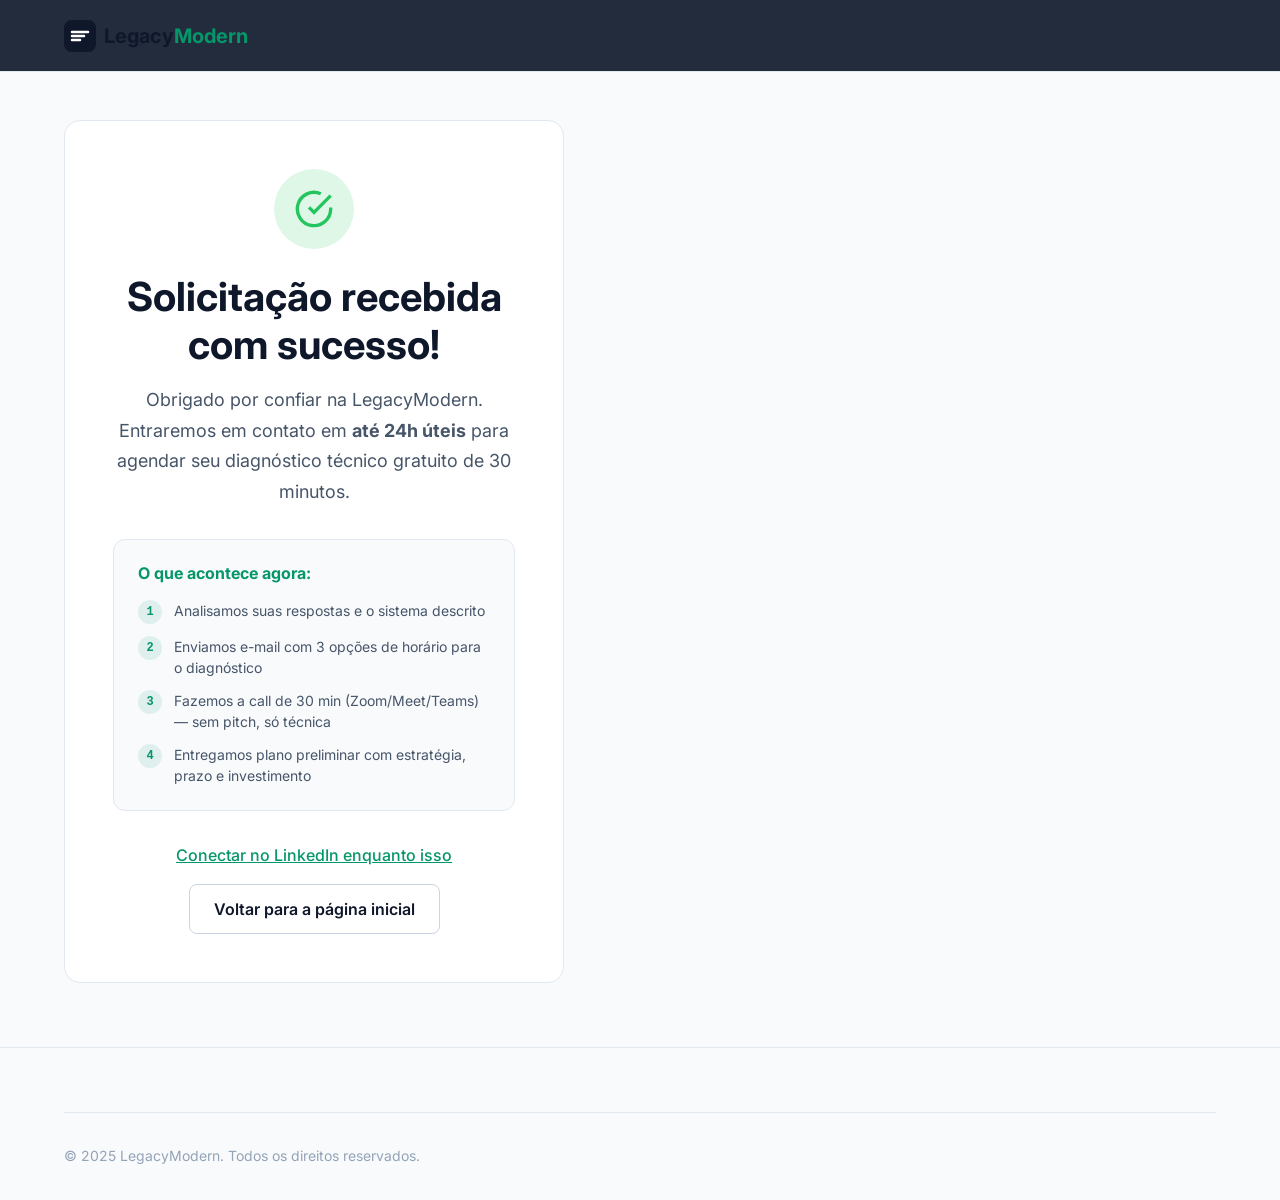
<file: obrigado.html>
<!DOCTYPE html>
<html lang="pt-BR">
<head>
    <meta charset="UTF-8">
    <meta name="viewport" content="width=device-width, initial-scale=1.0">
    <meta name="description" content="Obrigado por solicitar seu diagnóstico gratuito. Entraremos em contato em até 24h úteis.">
    <meta name="theme-color" content="#0A1628">
    <title>Obrigado! | LegacyModern</title>
    
    <link rel="preconnect" href="https://fonts.googleapis.com">
    <link rel="preconnect" href="https://fonts.gstatic.com" crossorigin>
    <link href="https://fonts.googleapis.com/css2?family=Inter:wght@400;500;600;700&display=swap" rel="stylesheet">
    <link rel="stylesheet" href="styles.css">
    <style>
        .thank-you {
            min-height: 100vh;
            display: flex;
            align-items: center;
            justify-content: center;
            padding: calc(var(--header-height) + var(--space-12)) var(--container-padding) var(--space-16);
            text-align: center;
        }
        .thank-you-card {
            max-width: 500px;
            background: var(--color-bg-card);
            border: 1px solid var(--color-border);
            border-radius: var(--radius-xl);
            padding: var(--space-12);
        }
        .thank-you-icon {
            width: 80px;
            height: 80px;
            margin: 0 auto var(--space-6);
            display: flex;
            align-items: center;
            justify-content: center;
            background: rgba(34, 197, 94, 0.15);
            border-radius: var(--radius-full);
            color: var(--color-success);
        }
        .thank-you h1 {
            font-size: clamp(var(--fs-2xl), 5vw, var(--fs-4xl));
            margin-bottom: var(--space-4);
        }
        .thank-you p {
            color: var(--color-fg-muted);
            font-size: var(--fs-lg);
            line-height: 1.7;
            margin-bottom: var(--space-8);
        }
        .next-steps {
            text-align: left;
            background: var(--color-bg);
            border: 1px solid var(--color-border);
            border-radius: var(--radius-lg);
            padding: var(--space-6);
            margin-bottom: var(--space-8);
        }
        .next-steps h3 {
            font-size: var(--fs-base);
            margin-bottom: var(--space-4);
            color: var(--color-primary);
        }
        .next-steps ol {
            display: flex;
            flex-direction: column;
            gap: var(--space-3);
            counter-reset: step;
        }
        .next-steps li {
            display: flex;
            align-items: flex-start;
            gap: var(--space-3);
            font-size: var(--fs-sm);
            color: var(--color-fg-muted);
            line-height: 1.5;
        }
        .next-steps li::before {
            counter-increment: step;
            content: counter(step);
            width: 24px;
            height: 24px;
            flex-shrink: 0;
            display: flex;
            align-items: center;
            justify-content: center;
            background: var(--color-primary-muted);
            color: var(--color-primary);
            border-radius: var(--radius-full);
            font-size: var(--fs-xs);
            font-weight: 700;
            font-family: var(--font-mono);
        }
        .thank-you-actions {
            display: flex;
            flex-wrap: wrap;
            gap: var(--space-4);
            justify-content: center;
        }
        .thank-you-link {
            color: var(--color-primary);
            text-decoration: underline;
            font-weight: 500;
        }
        .thank-you-link:hover {
            color: var(--color-primary-hover);
        }
    </style>
</head>
<body>
    <header class="header" role="banner">
        <nav class="nav container" aria-label="Navegação principal">
            <a href="index.html" class="logo" aria-label="Home">
                <svg width="32" height="32" viewBox="0 0 32 32" fill="none" aria-hidden="true">
                    <rect width="32" height="32" rx="8" fill="currentColor"/>
                    <path d="M8 12h16M8 16h12M8 20h8" stroke="white" stroke-width="2.5" stroke-linecap="round"/>
                </svg>
                <span class="logo-text">Legacy<span>Modern</span></span>
            </a>
        </nav>
    </header>

    <main>
        <section class="thank-you" aria-labelledby="thank-you-title">
            <div class="container">
                <article class="thank-you-card">
                    <div class="thank-you-icon" aria-hidden="true">
                        <svg width="40" height="40" viewBox="0 0 24 24" fill="none" stroke="currentColor" stroke-width="2">
                            <path d="M22 11.08V12a10 10 0 1 1-5.93-9.14"/>
                            <polyline points="22 4 12 14.01 9 11.01"/>
                        </svg>
                    </div>
                    
                    <h1 id="thank-you-title">Solicitação recebida com sucesso!</h1>
                    
                    <p>Obrigado por confiar na LegacyModern. Entraremos em contato em <strong>até 24h úteis</strong> para agendar seu diagnóstico técnico gratuito de 30 minutos.</p>
                    
                    <div class="next-steps">
                        <h3>O que acontece agora:</h3>
                        <ol>
                            <li>Analisamos suas respostas e o sistema descrito</li>
                            <li>Enviamos e-mail com 3 opções de horário para o diagnóstico</li>
                            <li>Fazemos a call de 30 min (Zoom/Meet/Teams) — sem pitch, só técnica</li>
                            <li>Entregamos plano preliminar com estratégia, prazo e investimento</li>
                        </ol>
                    </div>
                    
                    <div class="thank-you-actions">
                        <a href="https://www.linkedin.com/in/adrianoviana/" target="_blank" rel="noopener" class="thank-you-link">
                            Conectar no LinkedIn enquanto isso
                        </a>
                        <a href="index.html" class="btn btn-secondary">
                            Voltar para a página inicial
                        </a>
                    </div>
                </article>
            </div>
        </section>
    </main>

    <footer class="footer" role="contentinfo">
        <div class="container">
            <div class="footer-bottom">
                <p>&copy; 2025 LegacyModern. Todos os direitos reservados.</p>
            </div>
        </div>
    </footer>
</body>
</html>
</file>
<file: styles.css>
/* ==========================================================================
   LegacyModern Landing Page — Styles
   ========================================================================== */

/* CSS Custom Properties */
:root {
  /* Colors */
  --color-bg: #0A1628;
  --color-bg-elevated: #111D3A;
  --color-bg-card: #142342;
  --color-border: #1E3A5F;
  --color-border-light: #2A4A7A;
  
  --color-fg: #E8EDF5;
  --color-fg-muted: #8B9CB3;
  --color-fg-subtle: #5A6D85;
  
  --color-primary: #00D4AA;
  --color-primary-hover: #00E8B8;
  --color-primary-muted: rgba(0, 212, 170, 0.12);
  --color-primary-glow: rgba(0, 212, 170, 0.3);
  
  --color-secondary: #3B82F6;
  --color-secondary-hover: #60A5FA;
  --color-secondary-muted: rgba(59, 130, 246, 0.12);
  
  --color-accent: #F59E0B;
  --color-danger: #EF4444;
  --color-success: #22C55E;
  
  /* Typography */
  --font-sans: 'Inter', -apple-system, BlinkMacSystemFont, 'Segoe UI', Roboto, sans-serif;
  --font-mono: 'JetBrains Mono', 'Fira Code', Consolas, monospace;
  
  --fs-xs: 0.75rem;    /* 12px */
  --fs-sm: 0.875rem;   /* 14px */
  --fs-base: 1rem;     /* 16px */
  --fs-lg: 1.125rem;   /* 18px */
  --fs-xl: 1.25rem;    /* 20px */
  --fs-2xl: 1.5rem;    /* 24px */
  --fs-3xl: 2rem;      /* 32px */
  --fs-4xl: 2.5rem;    /* 40px */
  --fs-5xl: 3.5rem;    /* 56px */
  
  /* Spacing */
  --space-1: 0.25rem;  /* 4px */
  --space-2: 0.5rem;   /* 8px */
  --space-3: 0.75rem;  /* 12px */
  --space-4: 1rem;     /* 16px */
  --space-5: 1.25rem;  /* 20px */
  --space-6: 1.5rem;   /* 24px */
  --space-8: 2rem;     /* 32px */
  --space-10: 2.5rem;  /* 40px */
  --space-12: 3rem;    /* 48px */
  --space-16: 4rem;    /* 64px */
  --space-20: 5rem;    /* 80px */
  --space-24: 6rem;    /* 96px */
  
  /* Border Radius */
  --radius-sm: 4px;
  --radius-md: 8px;
  --radius-lg: 12px;
  --radius-xl: 16px;
  --radius-2xl: 24px;
  --radius-full: 9999px;
  
  /* Shadows */
  --shadow-sm: 0 1px 2px rgba(0, 0, 0, 0.3);
  --shadow-md: 0 4px 12px rgba(0, 0, 0, 0.35);
  --shadow-lg: 0 12px 32px rgba(0, 0, 0, 0.4);
  --shadow-xl: 0 24px 48px rgba(0, 0, 0, 0.5);
  --shadow-glow: 0 0 40px var(--color-primary-glow);
  
  /* Transitions */
  --transition-fast: 150ms ease;
  --transition-base: 250ms ease;
  --transition-slow: 400ms ease;
  
  /* Container */
  --container-max: 1200px;
  --container-padding: var(--space-6);
  
  /* Header Height */
  --header-height: 72px;
}

/* Light theme (for future use) */
@media (prefers-color-scheme: light) {
  :root {
    --color-bg: #F8FAFC;
    --color-bg-elevated: #FFFFFF;
    --color-bg-card: #FFFFFF;
    --color-border: #E2E8F0;
    --color-border-light: #CBD5E1;
    --color-fg: #0F172A;
    --color-fg-muted: #475569;
    --color-fg-subtle: #94A3B8;
    --color-primary: #059669;
    --color-primary-hover: #047857;
    --color-primary-muted: rgba(5, 150, 105, 0.1);
    --shadow-sm: 0 1px 2px rgba(0, 0, 0, 0.05);
    --shadow-md: 0 4px 12px rgba(0, 0, 0, 0.08);
    --shadow-lg: 0 12px 32px rgba(0, 0, 0, 0.1);
    --shadow-xl: 0 24px 48px rgba(0, 0, 0, 0.12);
  }
}

/* ==========================================================================
   Reset & Base
   ========================================================================== */
*, *::before, *::after {
  box-sizing: border-box;
  margin: 0;
  padding: 0;
}

html {
  scroll-behavior: smooth;
  -webkit-text-size-adjust: 100%;
}

body {
  font-family: var(--font-sans);
  font-size: var(--fs-base);
  line-height: 1.6;
  color: var(--color-fg);
  background-color: var(--color-bg);
  -webkit-font-smoothing: antialiased;
  -moz-osx-font-smoothing: grayscale;
}

img, video, canvas, svg {
  display: block;
  max-width: 100%;
  height: auto;
}

a {
  color: inherit;
  text-decoration: none;
}

button {
  font-family: inherit;
  font-size: inherit;
  cursor: pointer;
  border: none;
  background: none;
}

input, textarea, select {
  font-family: inherit;
  font-size: inherit;
  color: inherit;
}

ul, ol {
  list-style: none;
}

h1, h2, h3, h4, h5, h6 {
  font-weight: 700;
  line-height: 1.2;
  color: var(--color-fg);
}

:focus-visible {
  outline: 2px solid var(--color-primary);
  outline-offset: 2px;
}

::selection {
  background: var(--color-primary-muted);
  color: var(--color-primary);
}

/* ==========================================================================
   Layout Utilities
   ========================================================================== */
.container {
  width: 100%;
  max-width: var(--container-max);
  margin: 0 auto;
  padding: 0 var(--container-padding);
}

.section {
  padding: var(--space-20) 0;
}

.section-header {
  text-align: center;
  max-width: 720px;
  margin: 0 auto var(--space-16);
}

.section-tag {
  display: inline-block;
  font-size: var(--fs-sm);
  font-weight: 600;
  color: var(--color-primary);
  text-transform: uppercase;
  letter-spacing: 0.1em;
  margin-bottom: var(--space-3);
}

.section-title {
  font-size: clamp(var(--fs-3xl), 5vw, var(--fs-5xl));
  letter-spacing: -0.02em;
  margin-bottom: var(--space-4);
}

.section-subtitle {
  font-size: var(--fs-lg);
  color: var(--color-fg-muted);
  font-weight: 400;
}

/* ==========================================================================
   Buttons
   ========================================================================== */
.btn {
  display: inline-flex;
  align-items: center;
  justify-content: center;
  gap: var(--space-2);
  padding: var(--space-3) var(--space-6);
  font-size: var(--fs-base);
  font-weight: 600;
  line-height: 1.5;
  border-radius: var(--radius-md);
  transition: all var(--transition-fast);
  white-space: nowrap;
}

.btn:disabled {
  opacity: 0.6;
  cursor: not-allowed;
}

.btn-lg {
  padding: var(--space-4) var(--space-8);
  font-size: var(--fs-lg);
}

.btn-block {
  width: 100%;
}

.btn-primary {
  background: var(--color-primary);
  color: var(--color-bg);
  box-shadow: var(--shadow-md);
}

.btn-primary:hover:not(:disabled) {
  background: var(--color-primary-hover);
  transform: translateY(-2px);
  box-shadow: var(--shadow-lg), var(--shadow-glow);
}

.btn-primary:active:not(:disabled) {
  transform: translateY(0);
}

.btn-secondary {
  background: transparent;
  color: var(--color-fg);
  border: 1px solid var(--color-border-light);
}

.btn-secondary:hover:not(:disabled) {
  background: var(--color-bg-elevated);
  border-color: var(--color-primary);
  color: var(--color-primary);
}

.btn-loader {
  display: none;
}

.btn.loading .btn-text {
  display: none;
}

.btn.loading .btn-loader {
  display: block;
}

.spinner {
  animation: spin 1s linear infinite;
}

@keyframes spin {
  to { transform: rotate(360deg); }
}

/* ==========================================================================
   Header / Navigation
   ========================================================================== */
.header {
  position: fixed;
  top: 0;
  left: 0;
  right: 0;
  height: var(--header-height);
  background: rgba(10, 22, 40, 0.9);
  backdrop-filter: blur(20px);
  border-bottom: 1px solid var(--color-border);
  z-index: 1000;
}

.nav {
  display: flex;
  align-items: center;
  justify-content: space-between;
  height: 100%;
}

.logo {
  display: flex;
  align-items: center;
  gap: var(--space-2);
  color: var(--color-fg);
  font-weight: 700;
  font-size: var(--fs-xl);
}

.logo-text span:last-child {
  color: var(--color-primary);
}

.nav-links {
  display: flex;
  align-items: center;
  gap: var(--space-8);
}

.nav-link {
  font-size: var(--fs-sm);
  font-weight: 500;
  color: var(--color-fg-muted);
  transition: color var(--transition-fast);
  position: relative;
}

.nav-link::after {
  content: '';
  position: absolute;
  bottom: -4px;
  left: 0;
  width: 0;
  height: 2px;
  background: var(--color-primary);
  transition: width var(--transition-base);
}

.nav-link:hover,
.nav-link:focus {
  color: var(--color-fg);
}

.nav-link:hover::after,
.nav-link:focus::after {
  width: 100%;
}

.cta-nav {
  padding: var(--space-2) var(--space-4) !important;
  background: var(--color-primary) !important;
  color: var(--color-bg) !important;
  border-radius: var(--radius-full);
}

.cta-nav:hover {
  background: var(--color-primary-hover) !important;
  color: var(--color-bg) !important;
}

.cta-nav::after {
  display: none;
}

.nav-toggle {
  display: none;
  width: 44px;
  height: 44px;
  border-radius: var(--radius-md);
  background: var(--color-bg-elevated);
  border: 1px solid var(--color-border);
}

.hamburger {
  position: relative;
  width: 20px;
  height: 2px;
  background: var(--color-fg);
  transition: background var(--transition-fast);
}

.hamburger::before,
.hamburger::after {
  content: '';
  position: absolute;
  left: 0;
  width: 100%;
  height: 2px;
  background: var(--color-fg);
  transition: transform var(--transition-base);
}

.hamburger::before { top: -6px; }
.hamburger::after { bottom: -6px; }

.nav-toggle[aria-expanded="true"] .hamburger {
  background: transparent;
}

.nav-toggle[aria-expanded="true"] .hamburger::before {
  transform: rotate(45deg) translate(4px, 4px);
}

.nav-toggle[aria-expanded="true"] .hamburger::after {
  transform: rotate(-45deg) translate(4px, -4px);
}

/* ==========================================================================
   Hero Section
   ========================================================================== */
.hero {
  min-height: 100vh;
  display: flex;
  align-items: center;
  padding: calc(var(--header-height) + var(--space-16)) 0 var(--space-20);
  position: relative;
  overflow: hidden;
}

.hero::before {
  content: '';
  position: absolute;
  top: 0;
  left: 0;
  right: 0;
  bottom: 0;
  background: 
    radial-gradient(ellipse 80% 50% at 50% -20%, rgba(0, 212, 170, 0.08), transparent),
    radial-gradient(ellipse 60% 40% at 100% 100%, rgba(59, 130, 246, 0.06), transparent);
  pointer-events: none;
}

.hero .container {
  display: grid;
  grid-template-columns: 1fr 1fr;
  gap: var(--space-12);
  align-items: center;
  position: relative;
  z-index: 1;
}

.hero-content {
  max-width: 600px;
}

.hero-badge {
  display: inline-flex;
  align-items: center;
  gap: var(--space-2);
  padding: var(--space-2) var(--space-4);
  background: var(--color-primary-muted);
  border: 1px solid rgba(0, 212, 170, 0.2);
  border-radius: var(--radius-full);
  font-size: var(--fs-sm);
  font-weight: 500;
  color: var(--color-primary);
  margin-bottom: var(--space-6);
}

.badge-dot {
  width: 8px;
  height: 8px;
  background: var(--color-primary);
  border-radius: 50%;
  animation: pulse 2s ease-in-out infinite;
}

.badge-separator {
  color: var(--color-fg-subtle);
}

@keyframes pulse {
  0%, 100% { opacity: 1; }
  50% { opacity: 0.4; }
}

.hero-title {
  font-size: clamp(var(--fs-3xl), 6vw, var(--fs-5xl));
  line-height: 1.1;
  letter-spacing: -0.03em;
  margin-bottom: var(--space-6);
}

.highlight {
  color: var(--color-primary);
  position: relative;
}

.highlight::after {
  content: '';
  position: absolute;
  bottom: 4px;
  left: 0;
  right: 0;
  height: 8px;
  background: var(--color-primary-muted);
  z-index: -1;
  border-radius: 4px;
}

.hero-subtitle {
  font-size: var(--fs-lg);
  color: var(--color-fg-muted);
  line-height: 1.7;
  margin-bottom: var(--space-8);
  max-width: 520px;
}

.hero-cta-group {
  display: flex;
  flex-wrap: wrap;
  gap: var(--space-4);
  margin-bottom: var(--space-12);
}

.hero-trust {
  display: flex;
  flex-wrap: wrap;
  gap: var(--space-8);
}

.trust-item {
  display: flex;
  flex-direction: column;
  gap: var(--space-1);
}

.trust-number {
  font-size: var(--fs-2xl);
  font-weight: 700;
  color: var(--color-fg);
  line-height: 1;
}

.trust-label {
  font-size: var(--fs-xs);
  color: var(--color-fg-subtle);
  text-transform: uppercase;
  letter-spacing: 0.05em;
}

/* Hero Visual */
.hero-visual {
  display: flex;
  justify-content: center;
  align-items: center;
}

.visual-card {
  background: var(--color-bg-card);
  border: 1px solid var(--color-border);
  border-radius: var(--radius-xl);
  overflow: hidden;
  box-shadow: var(--shadow-xl);
  max-width: 520px;
  width: 100%;
}

.visual-header {
  display: flex;
  align-items: center;
  padding: var(--space-3) var(--space-4);
  background: var(--color-bg-elevated);
  border-bottom: 1px solid var(--color-border);
}

.window-controls {
  display: flex;
  gap: var(--space-2);
}

.window-controls span {
  width: 12px;
  height: 12px;
  border-radius: 50%;
  background: var(--color-border-light);
}

.window-controls span:nth-child(1) { background: #FF5F57; }
.window-controls span:nth-child(2) { background: #FEBC2E; }
.window-controls span:nth-child(3) { background: #28CA42; }

.visual-code {
  padding: var(--space-6);
  overflow-x: auto;
  font-family: var(--font-mono);
  font-size: var(--fs-sm);
  line-height: 1.7;
}

.visual-code pre {
  margin: 0;
}

.visual-code code {
  color: var(--color-fg);
}

.visual-code .comment { color: #6A7D9A; }
.visual-code .keyword { color: #C792EA; }
.visual-code .class { color: #F78C6C; }
.visual-code .function { color: #82AAFF; }
.visual-code .property { color: #F78C6C; }
.visual-code .string { color: #C3E88D; }
.visual-code .decorator { color: #FFCB6B; }

.visual-arrow {
  display: flex;
  align-items: center;
  justify-content: center;
  padding: var(--space-4);
  color: var(--color-primary);
  background: var(--color-primary-muted);
  border-top: 1px solid var(--color-border);
}

/* ==========================================================================
   Problem Section
   ========================================================================== */
.problem {
  background: var(--color-bg-elevated);
  border-top: 1px solid var(--color-border);
  border-bottom: 1px solid var(--color-border);
}

.problem-grid {
  display: grid;
  grid-template-columns: repeat(auto-fit, minmax(280px, 1fr));
  gap: var(--space-6);
  margin-bottom: var(--space-12);
}

.problem-card {
  background: var(--color-bg-card);
  border: 1px solid var(--color-border);
  border-radius: var(--radius-lg);
  padding: var(--space-6);
  transition: all var(--transition-base);
}

.problem-card:hover {
  border-color: var(--color-border-light);
  transform: translateY(-4px);
  box-shadow: var(--shadow-lg);
}

.problem-icon {
  width: 48px;
  height: 48px;
  display: flex;
  align-items: center;
  justify-content: center;
  background: var(--color-primary-muted);
  border-radius: var(--radius-md);
  color: var(--color-primary);
  margin-bottom: var(--space-4);
}

.problem-card h3 {
  font-size: var(--fs-lg);
  margin-bottom: var(--space-2);
}

.problem-card p {
  font-size: var(--fs-base);
  color: var(--color-fg-muted);
  line-height: 1.6;
}

.problem-cta {
  text-align: center;
  padding: var(--space-8);
  background: var(--color-primary-muted);
  border: 1px solid rgba(0, 212, 170, 0.2);
  border-radius: var(--radius-xl);
}

.problem-cta-text {
  font-size: var(--fs-lg);
  color: var(--color-fg);
  margin-bottom: var(--space-4);
  max-width: 600px;
  margin-left: auto;
  margin-right: auto;
}

/* ==========================================================================
   Solution Section
   ========================================================================== */
.solution-comparison {
  display: grid;
  grid-template-columns: 1fr 1fr;
  gap: var(--space-6);
  margin-bottom: var(--space-20);
}

.comparison-card {
  background: var(--color-bg-card);
  border: 1px solid var(--color-border);
  border-radius: var(--radius-xl);
  padding: var(--space-8);
}

.comparison-card.traditional {
  border-color: rgba(239, 68, 68, 0.3);
}

.comparison-card.our-way {
  border-color: rgba(0, 212, 170, 0.3);
}

.comparison-card h3 {
  font-size: var(--fs-xl);
  margin-bottom: var(--space-6);
  padding-bottom: var(--space-4);
  border-bottom: 1px solid var(--color-border);
  display: flex;
  align-items: center;
  gap: var(--space-3);
}

.comparison-card.traditional h3::before {
  content: '⚠';
  font-size: var(--fs-xl);
}

.comparison-card.our-way h3::before {
  content: '✓';
  font-size: var(--fs-xl);
  color: var(--color-primary);
}

.comparison-list li {
  display: flex;
  align-items: flex-start;
  gap: var(--space-3);
  padding: var(--space-3) 0;
  font-size: var(--fs-base);
  line-height: 1.6;
  border-bottom: 1px solid var(--color-border);
}

.comparison-list li:last-child {
  border-bottom: none;
}

.comparison-list .icon {
  flex-shrink: 0;
  width: 20px;
  height: 20px;
  display: flex;
  align-items: center;
  justify-content: center;
  font-size: var(--fs-xs);
}

.comparison-card.traditional .icon { color: var(--color-danger); }
.comparison-card.our-way .icon { color: var(--color-success); }

.solution-pillars {
  display: grid;
  grid-template-columns: repeat(auto-fit, minmax(300px, 1fr));
  gap: var(--space-6);
}

.pillar {
  background: var(--color-bg-card);
  border: 1px solid var(--color-border);
  border-radius: var(--radius-xl);
  padding: var(--space-8);
  position: relative;
  overflow: hidden;
}

.pillar::before {
  content: '';
  position: absolute;
  top: 0;
  left: 0;
  width: 4px;
  height: 100%;
  background: linear-gradient(180deg, var(--color-primary), var(--color-secondary));
  opacity: 0;
  transition: opacity var(--transition-base);
}

.pillar:hover::before {
  opacity: 1;
}

.pillar-number {
  font-size: var(--fs-4xl);
  font-weight: 700;
  color: var(--color-primary-muted);
  line-height: 1;
  margin-bottom: var(--space-4);
  font-family: var(--font-mono);
}

.pillar h3 {
  font-size: var(--fs-xl);
  margin-bottom: var(--space-3);
}

.pillar p {
  color: var(--color-fg-muted);
  line-height: 1.6;
}

/* ==========================================================================
   How It Works Section
   ========================================================================== */
.how-it-works {
  background: var(--color-bg-elevated);
  border-top: 1px solid var(--color-border);
  border-bottom: 1px solid var(--color-border);
}

.steps {
  display: grid;
  gap: var(--space-8);
  max-width: 800px;
  margin: 0 auto;
  counter-reset: step;
}

.step {
  display: grid;
  grid-template-columns: auto 1fr;
  gap: var(--space-6);
  align-items: start;
  padding: var(--space-6);
  background: var(--color-bg-card);
  border: 1px solid var(--color-border);
  border-radius: var(--radius-xl);
  transition: all var(--transition-base);
}

.step:hover {
  border-color: var(--color-border-light);
  box-shadow: var(--shadow-md);
}

.step-number {
  counter-increment: step;
  width: 48px;
  height: 48px;
  display: flex;
  align-items: center;
  justify-content: center;
  background: var(--color-primary-muted);
  border-radius: var(--radius-full);
  color: var(--color-primary);
  font-size: var(--fs-xl);
  font-weight: 700;
  font-family: var(--font-mono);
  flex-shrink: 0;
}

.step-number::before {
  content: counter(step);
}

.step-content h3 {
  font-size: var(--fs-xl);
  margin-bottom: var(--space-2);
}

.step-content p {
  color: var(--color-fg-muted);
  margin-bottom: var(--space-2);
  line-height: 1.6;
}

.step-duration {
  display: inline-block;
  font-size: var(--fs-sm);
  font-weight: 500;
  color: var(--color-primary);
  background: var(--color-primary-muted);
  padding: var(--space-1) var(--space-3);
  border-radius: var(--radius-full);
}

/* ==========================================================================
   Diagnostic Section
   ========================================================================== */
.diagnostic {
  background: linear-gradient(180deg, var(--color-bg) 0%, var(--color-bg-elevated) 100%);
}

.diagnostic-card {
  max-width: 720px;
  margin: 0 auto;
}

.diagnostic-header {
  text-align: center;
  margin-bottom: var(--space-10);
}

.diagnostic-icon {
  width: 80px;
  height: 80px;
  margin: 0 auto var(--space-6);
  display: flex;
  align-items: center;
  justify-content: center;
  background: var(--color-primary-muted);
  border-radius: var(--radius-full);
  color: var(--color-primary);
}

.diagnostic-header h2 {
  font-size: clamp(var(--fs-3xl), 5vw, var(--fs-4xl));
  margin-bottom: var(--space-3);
}

.diagnostic-header p {
  font-size: var(--fs-lg);
  color: var(--color-fg-muted);
}

.diagnostic-includes {
  display: grid;
  grid-template-columns: repeat(auto-fit, minmax(280px, 1fr));
  gap: var(--space-4);
  margin-bottom: var(--space-10);
  padding: var(--space-6);
  background: var(--color-bg-card);
  border: 1px solid var(--color-border);
  border-radius: var(--radius-lg);
}

.diagnostic-includes li {
  display: flex;
  align-items: flex-start;
  gap: var(--space-3);
  font-size: var(--fs-base);
  color: var(--color-fg);
  line-height: 1.5;
}

.diagnostic-includes svg {
  flex-shrink: 0;
  margin-top: 2px;
  color: var(--color-primary);
}

.diagnostic-form-container {
  background: var(--color-bg-card);
  border: 1px solid var(--color-border);
  border-radius: var(--radius-xl);
  padding: var(--space-8);
}

.diagnostic-form {
  display: flex;
  flex-direction: column;
  gap: var(--space-6);
}

.form-row {
  display: grid;
  grid-template-columns: 1fr 1fr;
  gap: var(--space-4);
}

.form-group {
  display: flex;
  flex-direction: column;
  gap: var(--space-2);
}

.form-group label {
  font-size: var(--fs-sm);
  font-weight: 500;
  color: var(--color-fg);
}

.form-group input,
.form-group select,
.form-group textarea {
  padding: var(--space-3) var(--space-4);
  background: var(--color-bg);
  border: 1px solid var(--color-border);
  border-radius: var(--radius-md);
  transition: all var(--transition-fast);
}

.form-group input:focus,
.form-group select:focus,
.form-group textarea:focus {
  border-color: var(--color-primary);
  box-shadow: 0 0 0 3px var(--color-primary-muted);
  outline: none;
}

.form-group input::placeholder,
.form-group textarea::placeholder {
  color: var(--color-fg-subtle);
}

.form-group select {
  cursor: pointer;
  appearance: none;
  background-image: url("data:image/svg+xml,%3Csvg xmlns='http://www.w3.org/2000/svg' width='16' height='16' viewBox='0 0 24 24' fill='none' stroke='%238B9CB3' stroke-width='2'%3E%3Cpolyline points='6 9 12 15 18 9'/%3E%3C/svg%3E");
  background-repeat: no-repeat;
  background-position: right var(--space-3) center;
  padding-right: var(--space-10);
}

.checkbox-group {
  flex-direction: row;
  align-items: flex-start;
  gap: var(--space-3);
}

.checkbox-group input[type="checkbox"] {
  width: 20px;
  height: 20px;
  margin-top: 2px;
  accent-color: var(--color-primary);
  cursor: pointer;
}

.checkbox-group label {
  font-size: var(--fs-sm);
  color: var(--color-fg-muted);
  line-height: 1.5;
  margin: 0;
  cursor: pointer;
}

.checkbox-group a {
  color: var(--color-primary);
  text-decoration: underline;
}

.checkbox-group a:hover {
  color: var(--color-primary-hover);
}

.form-disclaimer {
  text-align: center;
  font-size: var(--fs-sm);
  color: var(--color-fg-subtle);
  margin-top: var(--space-2);
}

.form-success,
.form-error {
  text-align: center;
  padding: var(--space-10);
}

.success-icon,
.error-icon {
  width: 80px;
  height: 80px;
  margin: 0 auto var(--space-6);
  display: flex;
  align-items: center;
  justify-content: center;
  border-radius: var(--radius-full);
}

.success-icon {
  background: rgba(34, 197, 94, 0.15);
  color: var(--color-success);
}

.error-icon {
  background: rgba(239, 68, 68, 0.15);
  color: var(--color-danger);
}

.form-success h3,
.form-error h3 {
  font-size: var(--fs-2xl);
  margin-bottom: var(--space-3);
}

.form-success p,
.form-error p {
  color: var(--color-fg-muted);
  margin-bottom: var(--space-2);
}

.success-note {
  font-size: var(--fs-sm) !important;
}

.success-note a {
  color: var(--color-primary);
  text-decoration: underline;
}

/* ==========================================================================
   FAQ Section
   ========================================================================== */
.faq-grid {
  display: grid;
  gap: var(--space-4);
  max-width: 880px;
  margin: 0 auto;
}

.faq-item {
  background: var(--color-bg-card);
  border: 1px solid var(--color-border);
  border-radius: var(--radius-lg);
  overflow: hidden;
}

.faq-item summary {
  padding: var(--space-5) var(--space-6);
  font-size: var(--fs-base);
  font-weight: 600;
  cursor: pointer;
  list-style: none;
  display: flex;
  align-items: center;
  justify-content: space-between;
  gap: var(--space-4);
  transition: background var(--transition-fast);
}

.faq-item summary:hover {
  background: var(--color-bg-elevated);
}

.faq-item summary::-webkit-details-marker {
  display: none;
}

.faq-item summary::after {
  content: '';
  width: 20px;
  height: 20px;
  flex-shrink: 0;
  background: url("data:image/svg+xml,%3Csvg xmlns='http://www.w3.org/2000/svg' width='20' height='20' viewBox='0 0 24 24' fill='none' stroke='%238B9CB3' stroke-width='2'%3E%3Cpolyline points='6 9 12 15 18 9'/%3E%3C/svg%3E") center/contain no-repeat;
  transition: transform var(--transition-base);
}

.faq-item[open] summary::after {
  transform: rotate(180deg);
}

.faq-item[open] summary {
  border-bottom: 1px solid var(--color-border);
}

.faq-answer {
  padding: var(--space-6);
  color: var(--color-fg-muted);
  line-height: 1.7;
}

.faq-answer p {
  margin-bottom: var(--space-3);
}

.faq-answer p:last-child {
  margin-bottom: 0;
}

.faq-answer strong {
  color: var(--color-fg);
}

.faq-answer em {
  color: var(--color-primary);
}

/* ==========================================================================
   Final CTA
   ========================================================================== */
.final-cta {
  background: var(--color-bg-elevated);
  border-top: 1px solid var(--color-border);
  text-align: center;
}

.final-cta-content {
  max-width: 600px;
  margin: 0 auto;
}

.final-cta-content h2 {
  font-size: clamp(var(--fs-3xl), 5vw, var(--fs-4xl));
  margin-bottom: var(--space-4);
}

.final-cta-content p {
  font-size: var(--fs-lg);
  color: var(--color-fg-muted);
  margin-bottom: var(--space-8);
}

/* ==========================================================================
   Footer
   ========================================================================== */
.footer {
  background: var(--color-bg);
  border-top: 1px solid var(--color-border);
  padding: var(--space-16) 0 var(--space-8);
}

.footer-grid {
  display: grid;
  grid-template-columns: 2fr repeat(3, 1fr);
  gap: var(--space-10);
  margin-bottom: var(--space-12);
}

.footer-brand .logo {
  margin-bottom: var(--space-4);
}

.footer-brand p {
  color: var(--color-fg-muted);
  font-size: var(--fs-base);
  line-height: 1.6;
  max-width: 300px;
  margin-bottom: var(--space-6);
}

.footer-social {
  display: flex;
  gap: var(--space-4);
}

.footer-social a {
  width: 40px;
  height: 40px;
  display: flex;
  align-items: center;
  justify-content: center;
  background: var(--color-bg-elevated);
  border: 1px solid var(--color-border);
  border-radius: var(--radius-md);
  color: var(--color-fg-muted);
  transition: all var(--transition-fast);
}

.footer-social a:hover {
  background: var(--color-primary-muted);
  border-color: var(--color-primary);
  color: var(--color-primary);
  transform: translateY(-2px);
}

.footer-nav {
  display: grid;
  grid-template-columns: repeat(3, 1fr);
  gap: var(--space-6);
}

.footer-column h4 {
  font-size: var(--fs-sm);
  font-weight: 600;
  text-transform: uppercase;
  letter-spacing: 0.05em;
  color: var(--color-fg-subtle);
  margin-bottom: var(--space-4);
}

.footer-column ul {
  display: flex;
  flex-direction: column;
  gap: var(--space-2);
}

.footer-column a {
  font-size: var(--fs-sm);
  color: var(--color-fg-muted);
  transition: color var(--transition-fast);
}

.footer-column a:hover {
  color: var(--color-primary);
}

.footer-bottom {
  display: flex;
  flex-wrap: wrap;
  justify-content: space-between;
  align-items: center;
  gap: var(--space-4);
  padding-top: var(--space-8);
  border-top: 1px solid var(--color-border);
  font-size: var(--fs-sm);
  color: var(--color-fg-subtle);
}

.footer-bottom a {
  color: var(--color-fg-muted);
  text-decoration: underline;
}

.footer-bottom a:hover {
  color: var(--color-primary);
}

/* ==========================================================================
   Mobile Responsive
   ========================================================================== */
@media (max-width: 1024px) {
  .hero .container {
    grid-template-columns: 1fr;
    text-align: center;
  }
  
  .hero-content {
    max-width: 100%;
  }
  
  .hero-subtitle {
    margin-left: auto;
    margin-right: auto;
  }
  
  .hero-cta-group {
    justify-content: center;
  }
  
  .hero-trust {
    justify-content: center;
  }
  
  .hero-visual {
    order: -1;
    max-width: 480px;
    margin: 0 auto;
  }
  
  .solution-comparison {
    grid-template-columns: 1fr;
  }
  
  .footer-grid {
    grid-template-columns: 1fr 1fr;
  }
  
  .footer-brand {
    grid-column: span 2;
    text-align: center;
  }
  
  .footer-brand p {
    margin-left: auto;
    margin-right: auto;
  }
  
  .footer-social {
    justify-content: center;
  }
}

@media (max-width: 768px) {
  :root {
    --header-height: 64px;
    --space-16: 3rem;
    --space-20: 4rem;
  }
  
  .nav-links {
    position: fixed;
    top: var(--header-height);
    left: 0;
    right: 0;
    background: var(--color-bg);
    border-bottom: 1px solid var(--color-border);
    flex-direction: column;
    padding: var(--space-6);
    gap: var(--space-4);
    transform: translateY(-100%);
    opacity: 0;
    visibility: hidden;
    transition: all var(--transition-base);
  }
  
  .nav-links.open {
    transform: translateY(0);
    opacity: 1;
    visibility: visible;
  }
  
  .nav-link {
    padding: var(--space-3) 0;
    width: 100%;
    text-align: center;
  }
  
  .nav-link::after {
    display: none;
  }
  
  .nav-toggle {
    display: flex;
    align-items: center;
    justify-content: center;
  }
  
  .step {
    grid-template-columns: 1fr;
    text-align: center;
  }
  
  .step-number {
    margin: 0 auto;
  }
  
  .footer-grid {
    grid-template-columns: 1fr;
  }
  
  .footer-brand {
    grid-column: span 1;
  }
  
  .footer-nav {
    grid-template-columns: 1fr 1fr;
  }
  
  .form-row {
    grid-template-columns: 1fr;
  }
  
  .checkbox-group {
    flex-direction: column;
    align-items: flex-start;
  }
}

@media (max-width: 480px) {
  :root {
    --container-padding: var(--space-4);
    --space-16: 2.5rem;
    --space-20: 3.5rem;
  }
  
  .btn-lg {
    padding: var(--space-3) var(--space-6);
    font-size: var(--fs-base);
  }
  
  .visual-code {
    font-size: var(--fs-xs);
    padding: var(--space-4);
  }
  
  .diagnostic-form-container {
    padding: var(--space-6);
  }
  
  .footer-nav {
    grid-template-columns: 1fr;
  }
}

/* ==========================================================================
   Reduced Motion
   ========================================================================== */
@media (prefers-reduced-motion: reduce) {
  *, *::before, *::after {
    animation-duration: 0.01ms !important;
    animation-iteration-count: 1 !important;
    transition-duration: 0.01ms !important;
    scroll-behavior: auto !important;
  }
}

/* ==========================================================================
   Print Styles
   ========================================================================== */
@media print {
  .header, .hero-cta-group, .diagnostic-form-container, .footer-social, .btn {
    display: none !important;
  }
  
  .hero {
    min-height: auto;
    padding: var(--space-12) 0;
  }
  
  .section {
    padding: var(--space-8) 0;
    page-break-inside: avoid;
  }
  
  body {
    background: white;
    color: black;
  }
  
  a {
    text-decoration: underline;
  }
}
</file>
